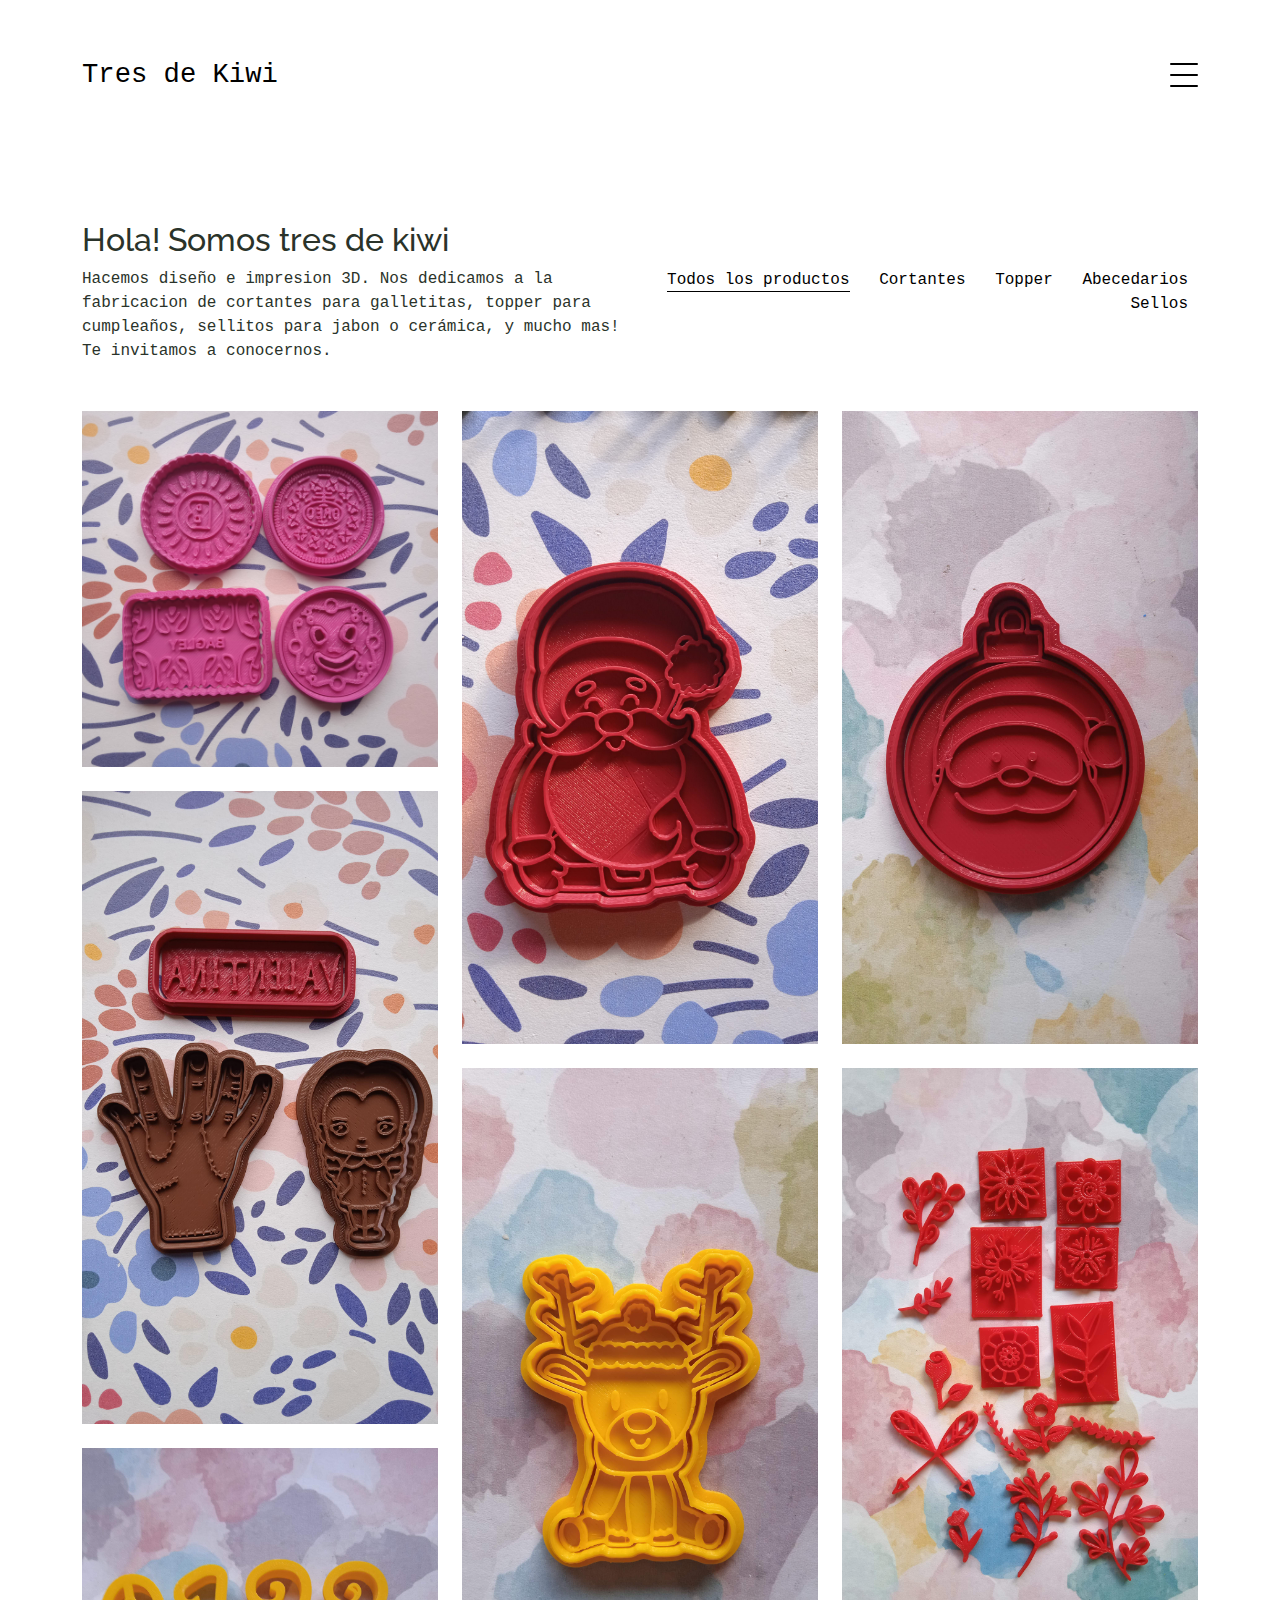
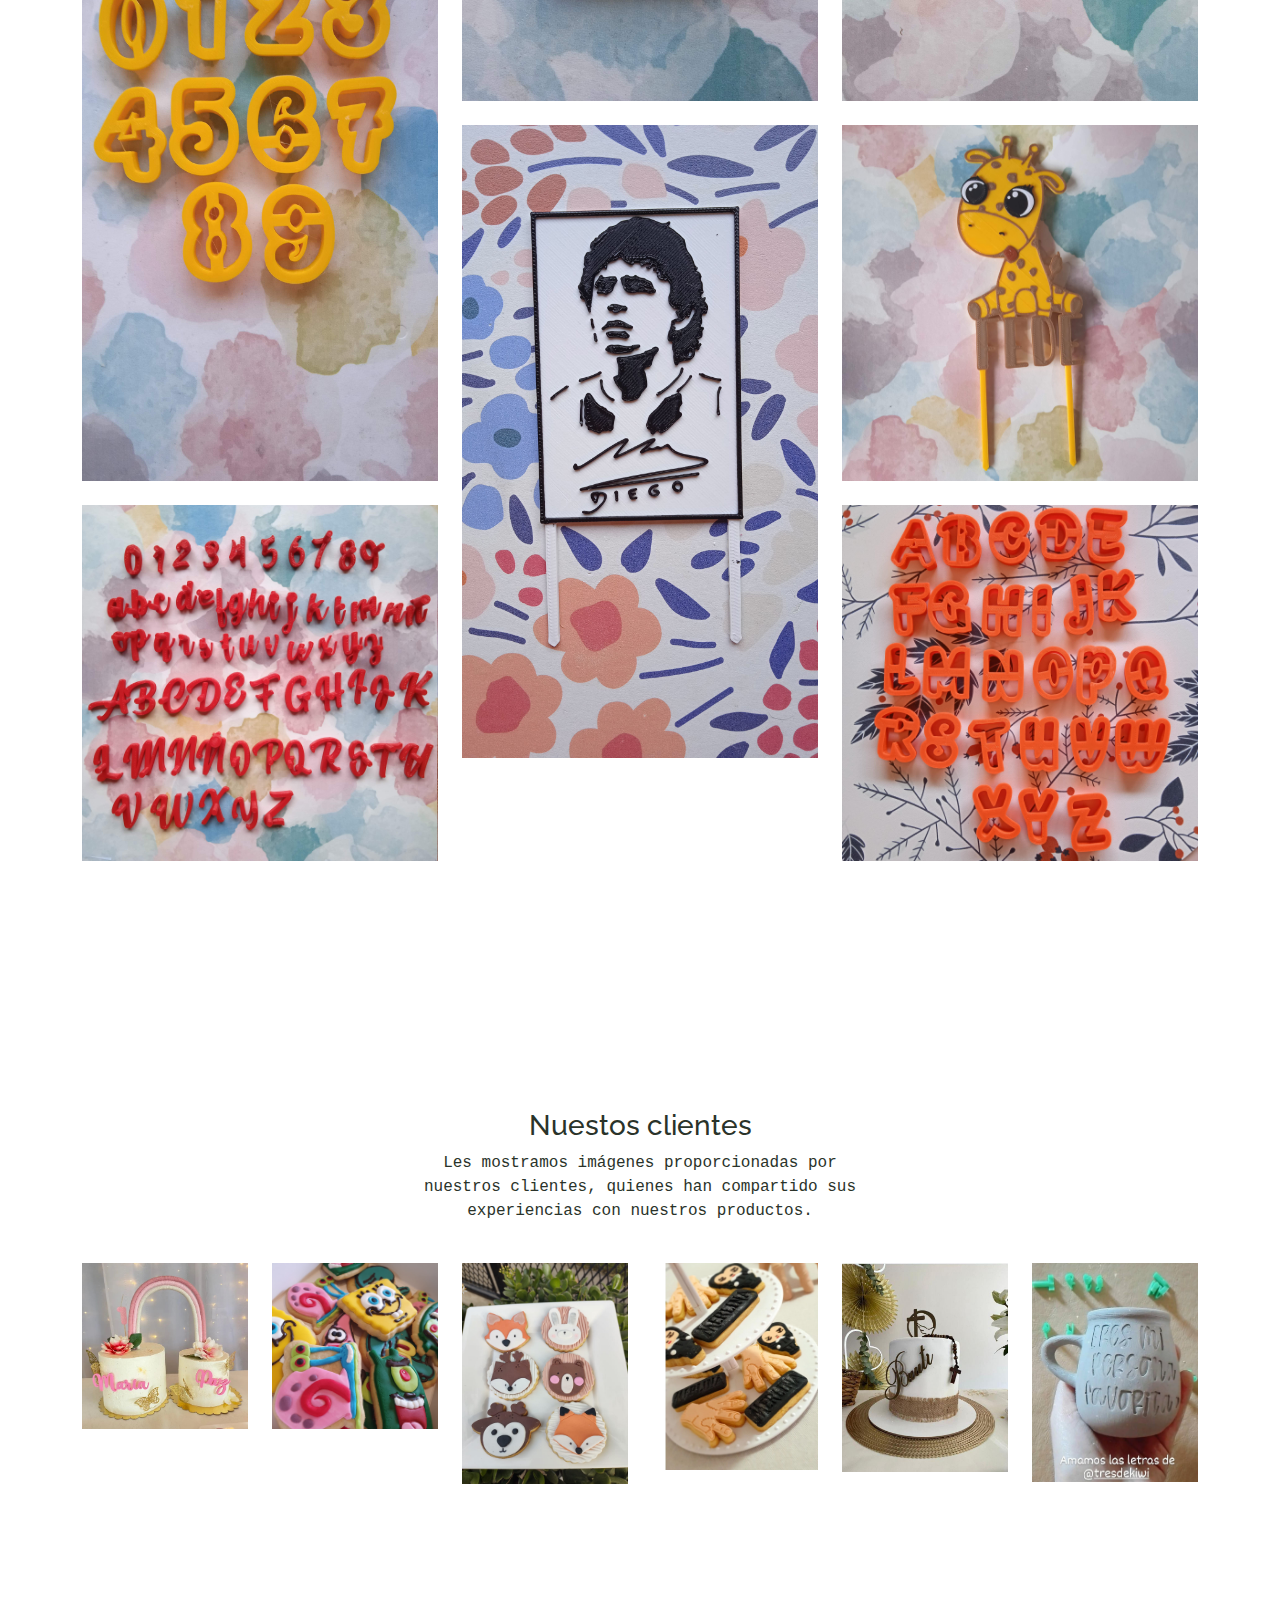
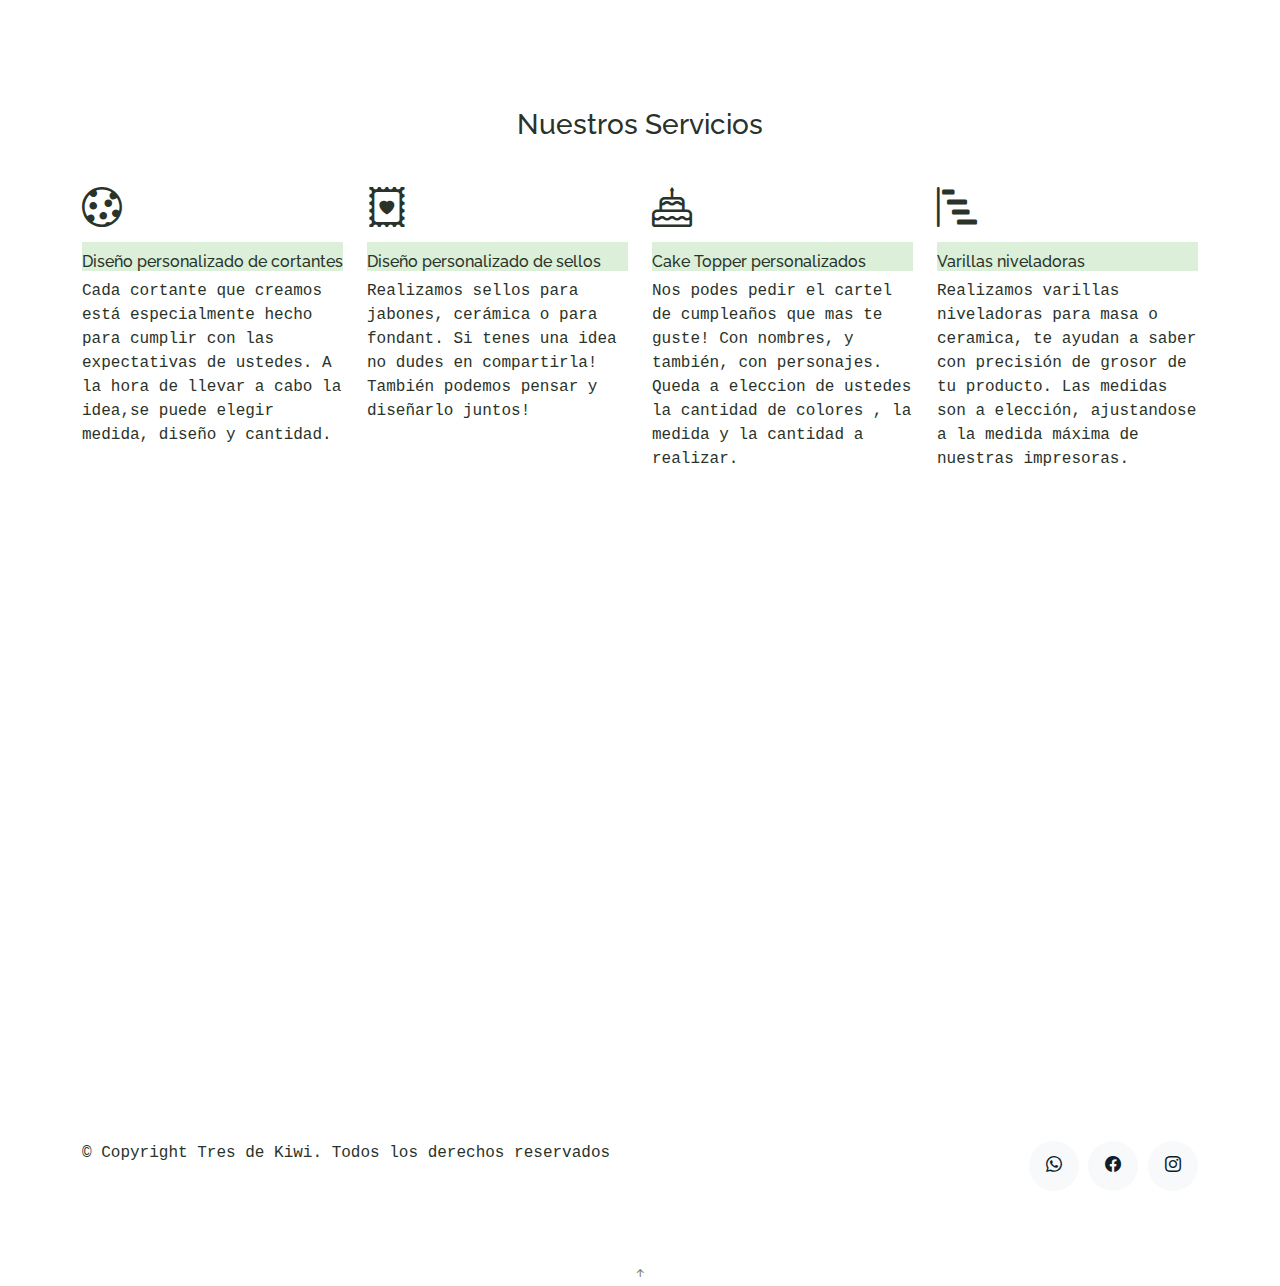
<file: index.html>
<!DOCTYPE html>
<html lang="en">

<head>
  <meta charset="utf-8">
  <meta content="width=device-width, initial-scale=1.0" name="viewport">

  <title>Tres de Kiwi</title>
  <meta content="Diseño e impresiones en impresora 3D" name="description">
  <meta content="Carolina Hermida" name="author">

  <!-- Favicons -->
  <link href="./assets/img/favicon.png" rel="icon">
  <link href="./assets/img/apple-touch-icon.png" rel="apple-touch-icon">

  <!-- Google Fonts -->
  <link href="https://fonts.googleapis.com/css?family=https://fonts.googleapis.com/css?family=Inconsolata:400,500,600,700|Raleway:400,400i,500,500i,600,600i,700,700i" rel="stylesheet">

  <!-- Vendor CSS Files -->
  <link href="assets/vendor/aos/aos.css" rel="stylesheet">
  <link href="assets/vendor/bootstrap/css/bootstrap.min.css" rel="stylesheet">
  <link href="assets/vendor/bootstrap-icons/bootstrap-icons.css" rel="stylesheet">
  <link href="assets/vendor/swiper/swiper-bundle.min.css" rel="stylesheet">

  <!-- Template Main CSS File -->
  <link href="assets/css/style.css" rel="stylesheet">

  <!-- =======================================================
  * Template Name: MyPortfolio
  * Updated: Sep 18 2023 with Bootstrap v5.3.2
  * Template URL: https://bootstrapmade.com/myportfolio-bootstrap-portfolio-website-template/
  * Author: BootstrapMade.com
  * License: https://bootstrapmade.com/license/
  ======================================================== -->
</head>

<body>

  <!-- ======= Navbar ======= -->
  <div class="collapse navbar-collapse custom-navmenu" id="main-navbar">
    <div class="container py-2 py-md-5">
      <div class="row align-items-start">
        <div class="col-md-2">
          <ul class="custom-menu">
            <li class="active"><a href="index.html">Inicio</a></li>
            <li><a href="about.html">Nosotros</a></li>
            <li><a href="services.html">Servicios</a></li>
            <li><a href="works.html">Trabajos </a></li>
            <li><a href="contact.html">Contacto</a></li>
          </ul>
        </div>
        <div class="col-md-6 d-none d-md-block  mr-auto">
          <div class="logo">
            <img src="./imagenes/logo3dk.png" alt="logo de la pag">
          </div>

          </div>
          <div class="col-md-4 d-none d-md-block">
          
            <p> Bienvenidos, acá es donde convertimos la imaginación en realidad. Explora un mundo donde cada idea cobra vida a través del diseño e impresión 3D. </p>
          </div>
        </div>
        
      </div>

    </div>
  </div>

  <nav class="navbar navbar-light custom-navbar">
    <div class="container">
      <a class="navbar-brand" href="index.html">Tres de Kiwi</a>
    
      <a href="#" class="burger" data-bs-toggle="collapse" data-bs-target="#main-navbar">
        <span></span>
      </a>
    </div>
  </nav>

  <main id="main">

    <!-- ======= Works Section ======= -->
    <section class="section site-portfolio">
      <div class="container">
        <div class="row mb-5 align-items-center">
          <div class="col-md-12 col-lg-6 mb-4 mb-lg-0" data-aos="fade-up">
            <h2>Hola! Somos tres de kiwi</h2>
            <p class="mb-0">Hacemos diseño e impresion 3D. Nos dedicamos a la fabricacion de cortantes para galletitas, topper para cumpleaños, sellitos para jabon o cerámica, y mucho mas! Te invitamos a conocernos.</p>
          </div>
          <div class="col-md-12 col-lg-6 text-start text-lg-end" data-aos="fade-up" data-aos-delay="100">
            <div id="filters" class="filters">
              <a href="#" data-filter="*" class="active">Todos los productos</a>
              <a href="#" data-filter=".web">Cortantes</a>
              <a href="#" data-filter=".design">Topper</a>
              <a href="#" data-filter=".branding">Abecedarios</a>
              <a href="#" data-filter=".photography">Sellos</a>
            </div>
          </div>
        </div>
        <div id="portfolio-grid" class="row no-gutter" data-aos="fade-up" data-aos-delay="200">
          <div class="item web col-sm-6 col-md-4 col-lg-4 mb-4">
            <a href="work-single.html" class="item-wrap fancybox">
              <div class="work-info">
                <h3>Set cookies</h3>
                <span>$3100</span>
              </div>
              <img class="img-fluid" src="./imagenes/set cookies.jpeg">
            </a>
          </div>
          <div class="item web col-sm-6 col-md-4 col-lg-4 mb-4">
            <a href="work-single.html" class="item-wrap fancybox">
              <div class="work-info">
                <h3>Papa Noel 01</h3>
                <span>$1000</span>
              </div>
              <img class="img-fluid" src="./imagenes/cortante papa noel.jpeg">
            </a>
          </div>
          <div class="item web col-sm-6 col-md-4 col-lg-4 mb-4">
            <a href="work-single.html" class="item-wrap fancybox">
              <div class="work-info">
                <h3>Papa Noel 02</h3>
                <span>$1000</span>
              </div>
              <img class="img-fluid" src="./imagenes/cortnate papa noel 2.jpeg">
            </a>
          </div>
          <div class="item web col-sm-6 col-md-4 col-lg-4 mb-4">
            <a href="work-single.html" class="item-wrap fancybox">
              <div class="work-info">
                <h3>Set Merlina</h3>
                <span>$3000</span>
              </div>
              <img class="img-fluid" src="./imagenes/merlina cortantes.jpeg">
            </a>
          </div>
          <div class="item web col-sm-6 col-md-4 col-lg-4 mb-4">
            <a href="work-single.html" class="item-wrap fancybox">
              <div class="work-info">
                <h3>Reno</h3>
                <span>$1000</span>
              </div>
              <img class="img-fluid" src="./imagenes/cortante reno.jpeg">
            </a>
          </div>
          <div class="item photography col-sm-6 col-md-4 col-lg-4 mb-4">
            <a href="work-single.html" class="item-wrap fancybox">
              <div class="work-info">
                <h3>Set sellitos flores</h3>
                <span>$2000</span>
              </div>
              <img class="img-fluid" src="./imagenes/sellitos.jpeg">
            </a>
          </div>
          <div class="item branding col-sm-6 col-md-4 col-lg-4 mb-4">
            <a href="work-single.html" class="item-wrap fancybox">
              <div class="work-info">
                <h3> Set números cortantes</h3>
                <span>$3000</span>
              </div>
              <img class="img-fluid" src="./imagenes/set numeros cortante.jpeg">
            </a>
          </div>
          <div class="item design col-sm-6 col-md-4 col-lg-4 mb-4">
            <a href="work-single.html" class="item-wrap fancybox">
              <div class="work-info">
                <h3>Cake Topper Maradona</h3>
                <span>$2000</span>
              </div>
              <img class="img-fluid" src="./imagenes/topper_maradona.jpeg">
            </a>
          </div>
          <div class="item design col-sm-6 col-md-4 col-lg-4 mb-4">
            <a href="work-single.html" class="item-wrap fancybox">
              <div class="work-info">
                <h3>Cake Topper Jirafa</h3>
                <span>$2600</span>
              </div>
              <img class="img-fluid" src="./imagenes/topper jirafa.jpeg">
            </a>
          </div>
          <div class="item photography col-sm-6 col-md-4 col-lg-4 mb-4">
            <a href="work-single.html" class="item-wrap fancybox">
              <div class="work-info">
                <h3>abc sellito</h3>
                <span>$3300</span>
              </div>
              <img class="img-fluid" src="./imagenes/abc sellitos.jpeg">
            </a>
          </div>
          <div class="item branding col-sm-6 col-md-4 col-lg-4 mb-4">
            <a href="work-single.html" class="item-wrap fancybox">
              <div class="work-info">
                <h3>ABC cortante </h3>
                <span>$5000</span>
              </div>
              <img class="img-fluid" src="./imagenes/3dk tres de kiwi abc cortante.jpeg">
            </a>
          </div>
        </div>
      </div>
    </section><!-- End  Works Section -->

    <!-- ======= Clients Section ======= -->
    <section class="section">
      <div class="container">
        <div class="row justify-content-center text-center mb-4">
          <div class="col-5">
            <h3 class="h3 heading">Nuestos clientes</h3>
            <p>Les mostramos imágenes proporcionadas por nuestros clientes, quienes han compartido sus experiencias con nuestros productos.</p>
          </div>
        </div>
        <div class="row">
          <div class="col-4 col-sm-4 col-md-2">
            <a href="#" class="client-logo"><img src="./imagenes/trabajo 01.jpeg" alt="Image" class="img-fluid"></a>
          </div>
          <div class="col-4 col-sm-4 col-md-2">
            <a href="#" class="client-logo"><img src="./imagenes/trabajo cookies bob esponja.jpeg" alt="Image" class="img-fluid"></a>
          </div>
          <div class="col-4 col-sm-4 col-md-2">
            <a href="#" class="client-logo"><img src="./imagenes/trabajo cookies.jpeg" alt="Image" class="img-fluid"></a>
          </div>
          <div class="col-4 col-sm-4 col-md-2">
            <a href="#" class="client-logo"><img src="./imagenes/trabajo merlina.jpeg" alt="Image" class="img-fluid"></a>
          </div>
          <div class="col-4 col-sm-4 col-md-2">
            <a href="#" class="client-logo"><img src="./imagenes/topper clienta.jpeg" alt="Image" class="img-fluid"></a>
          </div>
          <div class="col-4 col-sm-4 col-md-2">
            <a href="#" class="client-logo"><img src="./imagenes/mate ceramica.jpeg" alt="Image" class="img-fluid"></a>
          </div>

        </div>
      </div>
    </section><!-- End Clients Section -->

    <!-- ======= Services Section ======= -->
    <section class="section services">
      <div class="container">
        <div class="row justify-content-center text-center mb-4">
          <div class="col-5">
            <h3 class="h3 heading">Nuestros Servicios</h3>
            <p></p>
          </div>
        </div>
        <div class="row">

          <div class="col-12 col-sm-6 col-md-6 col-lg-3">
            <i class="bi bi-cookie"></i>
            <h4 class="h4 mb-2">Diseño personalizado de cortantes</h4>
            <p>Cada cortante que creamos está especialmente hecho para cumplir con las expectativas de ustedes. A la hora de llevar a cabo la idea,se puede elegir medida, diseño y cantidad.</p>
            
          </div>
          <div class="col-12 col-sm-6 col-md-6 col-lg-3">
            <i class="bi bi-postage-heart"></i>
            <h4 class="h4 mb-2"> Diseño personalizado de sellos</h4>
            <p>Realizamos sellos para jabones, cerámica o para fondant. Si tenes una idea no dudes en compartirla! También podemos pensar y diseñarlo juntos!</p>
            
          </div>
          <div class="col-12 col-sm-6 col-md-6 col-lg-3">
            <i class="bi bi-cake"></i>
            <h4 class="h4 mb-2"> Cake Topper personalizados </h4>
            <p>Nos podes pedir el cartel de cumpleaños que mas te guste! Con nombres, y también, con personajes. Queda a eleccion de ustedes la cantidad de colores , la medida y la cantidad a realizar.</p>
          </div>
          <div class="col-12 col-sm-6 col-md-6 col-lg-3">
            <i class="bi bi-bar-chart-steps"></i>
            <h4 class="h4 mb-2">Varillas niveladoras</h4>
            <p>Realizamos varillas niveladoras para masa o ceramica, te ayudan a saber con precisión de grosor de tu producto. Las medidas son a elección, ajustandose a la medida máxima de nuestras impresoras.</p>
            
          </div>
        </div>
      </div>
    </section><!-- End Services Section -->

    <!-- ======= Testimonials Section ======= -->
    <section class="section pt-0">
      <div class="container">

        <div class="testimonials-slider swiper" data-aos="fade-up" data-aos-delay="100">
          <div class="swiper-wrapper">

            <div class="swiper-slide">
              <div class="testimonial-wrap">
                <div class="testimonial">
                  <img src="./imagenes/medidas 1.png" alt="Image" class="img-fluid">
                  <blockquote>
                    <p>Estamos disponibles para resolver cualquier pregunta que tengas a través de nuestras redes sociales.</p>
                  </blockquote>
                  
                </div>
              </div>
            </div><!-- End testimonial item -->

            <div class="swiper-slide">
              <div class="testimonial-wrap">
                <div class="testimonial">
                  <img src="./imagenes/medidas.png" alt="Image" class="img-fluid">
                  <blockquote>
                    <p>Les agradecemos por confiar en nosotros y elegirnos!</p>
                  </blockquote>
                
                </div>
              </div>
            </div><!-- End testimonial item -->

          </div>
          <div class="swiper-pagination"></div>
        </div>

      </div>
    </section><!-- End Testimonials Section -->

  </main><!-- End #main -->

  <!-- ======= Footer ======= -->
  <footer class="footer" role="contentinfo">
    <div class="container">
      <div class="row">
        <div class="col-sm-6">
          <p class="mb-1">&copy; Copyright Tres de Kiwi. Todos los derechos reservados</p>
          <div class="credits">
            <!--
            All the links in the footer should remain intact.
            You can delete the links only if you purchased the pro version.
            Licensing information: https://bootstrapmade.com/license/
            Purchase the pro version with working PHP/AJAX contact form: https://bootstrapmade.com/buy/?theme=MyPortfolio
          -->
          
          </div>
        </div>
        <div class="col-sm-6 social text-md-end">
          <a href="https://api.whatsapp.com/message/KH7NCGXSITU4M1?autoload=1&app_absent=0"><span class="bi bi-whatsapp"></span></a>
          <a href="https://www.facebook.com/cortantes.tresdekiwi?mibextid=ZbWKwL"><span class="bi bi-facebook"></span></a>
          <a href="https://www.instagram.com/tresdekiwi/?igshid=YzAwZjE1ZTI0Zg%3D%3D"><span class="bi bi-instagram"></span></a>
    
        </div>
      </div>
    </div>
  </footer>

  <a href="#" class="back-to-top d-flex align-items-center justify-content-center"><i class="bi bi-arrow-up-short"></i></a>

  <!-- Vendor JS Files -->
  <script src="./assets/vendor/aos/aos.js"></script>
  <script src="./assets/vendor/bootstrap/js/bootstrap.bundle.min.js"></script>
  <script src="./assets/vendor/isotope-layout/isotope.pkgd.min.js"></script>
  <script src="./assets/vendor/swiper/swiper-bundle.min.js"></script>
  <script src="./assets/vendor/php-email-form/validate.js"></script>

  <!-- Template Main JS File -->
  <script src="./assets/js/main.js"></script>

</body>

</html>
</file>
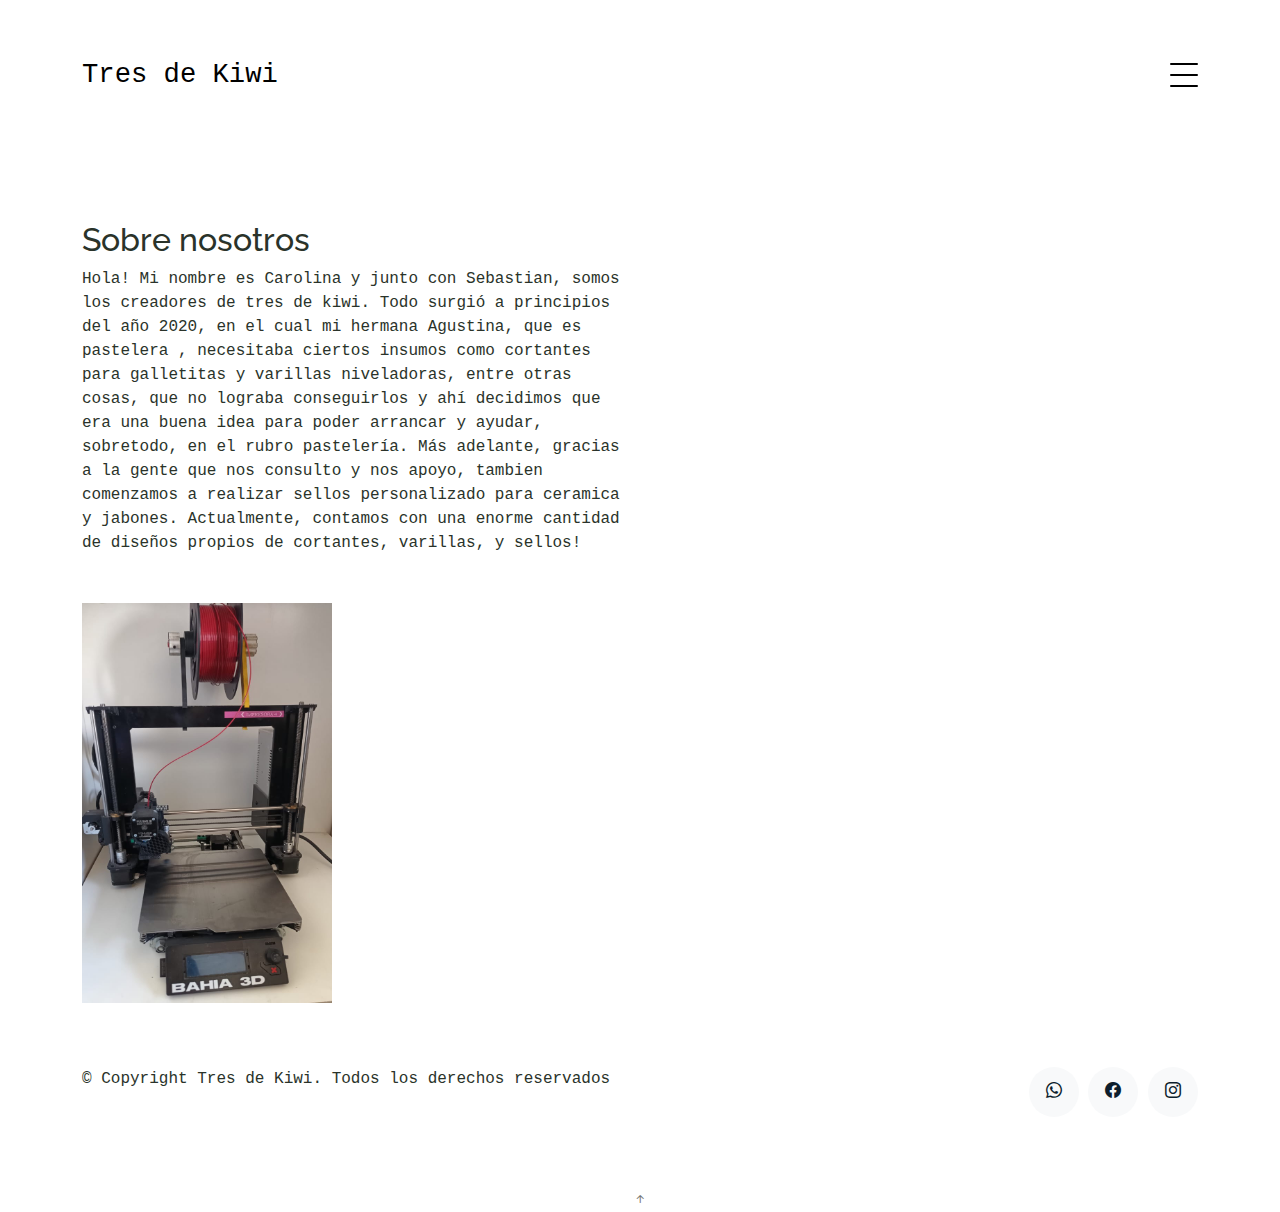
<file: about.html>
<!DOCTYPE html>
<html lang="en">

<head>
  <meta charset="utf-8">
  <meta content="width=device-width, initial-scale=1.0" name="viewport">

  <title>Tres de Kiwi, nosotros </title>
  <meta content="un poco de nuestra info en 3dk" name="description">
  <meta content="carolina hermida" name="keywords">

  <!-- Favicons -->
  <link href="assets/img/favicon.png" rel="icon">
  <link href="assets/img/apple-touch-icon.png" rel="apple-touch-icon">

  <!-- Google Fonts -->
  <link href="https://fonts.googleapis.com/css?family=https://fonts.googleapis.com/css?family=Inconsolata:400,500,600,700|Raleway:400,400i,500,500i,600,600i,700,700i" rel="stylesheet">

  <!-- Vendor CSS Files -->
  <link href="assets/vendor/aos/aos.css" rel="stylesheet">
  <link href="assets/vendor/bootstrap/css/bootstrap.min.css" rel="stylesheet">
  <link href="assets/vendor/bootstrap-icons/bootstrap-icons.css" rel="stylesheet">
  <link href="assets/vendor/swiper/swiper-bundle.min.css" rel="stylesheet">

  <!-- Template Main CSS File -->
  <link href="assets/css/style.css" rel="stylesheet">
  <!-- =======================================================
  * Template Name: MyPortfolio
  * Updated: Sep 18 2023 with Bootstrap v5.3.2
  * Template URL: https://bootstrapmade.com/myportfolio-bootstrap-portfolio-website-template/
  * Author: BootstrapMade.com
  * License: https://bootstrapmade.com/license/
  ======================================================== -->

  
</head>

<body>

  <!-- ======= Navbar ======= -->
  <div class="collapse navbar-collapse custom-navmenu" id="main-navbar">
    <div class="container py-2 py-md-5">
      <div class="row align-items-start">
        <div class="col-md-2">
          <ul class="custom-menu">
            <li><a href="index.html">Inicio</a></li>
            <li class="active"><a href="about.html">Nosotros</a></li>
            <li><a href="services.html">Servicios</a></li>
            <li><a href="works.html">Trabajos</a></li>
            <li><a href="contact.html">Contacto</a></li>
          </ul>
        </div>
        <div class="col-md-6 d-none d-md-block  mr-auto">
          <div class="tweet d-flex">
            <div class="logo">
              <img src="./imagenes/logo3dk.png" alt="logo de la pag">
            </div>
            
          </div>
        </div>
        <div class="col-md-4 d-none d-md-block">
         
          <p>Bienvenidos, acá es donde convertimos la imaginación en realidad. Explora un mundo donde cada idea cobra vida a través del diseño e impresión 3D.</p>
        </div>
      </div>

    </div>
  </div>

  <nav class="navbar navbar-light custom-navbar">
    <div class="container">
      <a class="navbar-brand" href="index.html">Tres de Kiwi</a>
      <a href="#" class="burger" data-bs-toggle="collapse" data-bs-target="#main-navbar">
        <span></span>
      </a>
    </div>
  </nav>

  <main id="main">

    <section class="section pb-5">
      <div class="container">
        <div class="row mb-5 align-items-end">
          <div class="col-md-6" data-aos="fade-up">

            <h2>Sobre nosotros</h2>
            <p class="mb-0"> Hola! Mi nombre es Carolina y junto con Sebastian, somos los creadores de tres de kiwi. Todo surgió a principios del año 2020, en el cual mi hermana Agustina, que es pastelera , necesitaba ciertos insumos como cortantes para galletitas y varillas niveladoras, entre otras cosas, que no lograba conseguirlos y ahí decidimos que era una buena idea para poder arrancar y ayudar, sobretodo, en el rubro pastelería. Más adelante, gracias a la gente que nos consulto y nos apoyo, tambien comenzamos a realizar sellos personalizado para ceramica y jabones.
              
              Actualmente, contamos con una enorme cantidad de diseños propios de cortantes, varillas, y sellos!
            </p>
          </div>

        </div>

        <!--<div class="row">
          <div class="col-md-4 ml-auto order-2" data-aos="fade-up">
            <h3 class="h3 mb-4">Skills</h3>
            <ul class="list-unstyled">
              <li class="mb-3">
                <div class="d-flex mb-1">
                  <strong>WordPress</strong>
                  <span class="ml-auto">80%</span>
                </div>
                <div class="progress custom-progress">
                  <div class="progress-bar" role="progressbar" style="width: 80%" aria-valuenow="80" aria-valuemin="0" aria-valuemax="100"></div>
                </div>
              </li>
              <li class="mb-3">
                <div class="d-flex mb-1">
                  <strong>Photoshop</strong>
                  <span class="ml-auto">96%</span>
                </div>
                <div class="progress custom-progress">
                  <div class="progress-bar" role="progressbar" style="width: 96%" aria-valuenow="96" aria-valuemin="0" aria-valuemax="100"></div>
                </div>
              </li>
              <li class="mb-3">
                <div class="d-flex mb-1">
                  <strong>HTML5/CSS3</strong>
                  <span class="ml-auto">99%</span>
                </div>
                <div class="progress custom-progress">
                  <div class="progress-bar" role="progressbar" style="width: 99%" aria-valuenow="99" aria-valuemin="0" aria-valuemax="100"></div>
                </div>
              </li>
              <li class="mb-3">
                <div class="d-flex mb-1">
                  <strong>Veu</strong>
                  <span class="ml-auto">87%</span>
                </div>
                <div class="progress custom-progress">
                  <div class="progress-bar" role="progressbar" style="width: 87%" aria-valuenow="87" aria-valuemin="0" aria-valuemax="100"></div>
                </div>
              </li>
              <li class="mb-3">
                <div class="d-flex mb-1">
                  <strong>Angular</strong>
                  <span class="ml-auto">85%</span>
                </div>
                <div class="progress custom-progress">
                  <div class="progress-bar" role="progressbar" style="width: 85%" aria-valuenow="85" aria-valuemin="0" aria-valuemax="100"></div>
                </div>
              </li>
              <li class="mb-3">
                <div class="d-flex mb-1">
                  <strong>React</strong>
                  <span class="ml-auto">88%</span>
                </div>
                <div class="progress custom-progress">
                  <div class="progress-bar" role="progressbar" style="width: 88%" aria-valuenow="88" aria-valuemin="0" aria-valuemax="100"></div>
                </div>
              </li>
            </ul>
          </div> -->
        

          <div class="col-md-7 mb-5 mb-md-0" data-aos="fade-up">
            <p><img class="impresora"    src="./imagenes/impresora 3d.jpeg" alt="Image" class="img-fluid"></p>
          </div>

        </div>

      </div>

    </section>

  </main> <!-- End #main -->

  <!-- ======= Footer ======= -->
  <footer class="footer" role="contentinfo">
    <div class="container">
      <div class="row">
        <div class="col-sm-6">
          <p class="mb-1">&copy; Copyright Tres de Kiwi. Todos los derechos reservados</p>
          <div class="credits">
            <!--
            All the links in the footer should remain intact.
            You can delete the links only if you purchased the pro version.
            Licensing information: https://bootstrapmade.com/license/
            Purchase the pro version with working PHP/AJAX contact form: https://bootstrapmade.com/buy/?theme=MyPortfolio
          -->
            <!--Designed by <a href="https://bootstrapmade.com/">BootstrapMade</a>-->
          </div>
        </div>
        <div class="col-sm-6 social text-md-end">
          <a href="https://api.whatsapp.com/message/KH7NCGXSITU4M1?autoload=1&app_absent=0"><span class="bi bi-whatsapp"></span></a>
          <a href="https://www.facebook.com/cortantes.tresdekiwi?mibextid=ZbWKwL"><span class="bi bi-facebook"></span></a>
          <a href="https://www.instagram.com/tresdekiwi/?igshid=YzAwZjE1ZTI0Zg%3D%3D"><span class="bi bi-instagram"></span></a>
          
        </div>
      </div>
    </div>
  </footer>

  <a href="#" class="back-to-top d-flex align-items-center justify-content-center"><i class="bi bi-arrow-up-short"></i></a>

  <!-- Vendor JS Files -->
  <script src="assets/vendor/aos/aos.js"></script>
  <script src="assets/vendor/bootstrap/js/bootstrap.bundle.min.js"></script>
  <script src="assets/vendor/isotope-layout/isotope.pkgd.min.js"></script>
  <script src="assets/vendor/swiper/swiper-bundle.min.js"></script>
  <script src="assets/vendor/php-email-form/validate.js"></script>

  <!-- Template Main JS File -->
  <script src="assets/js/main.js"></script>

</body>

</html>
</file>
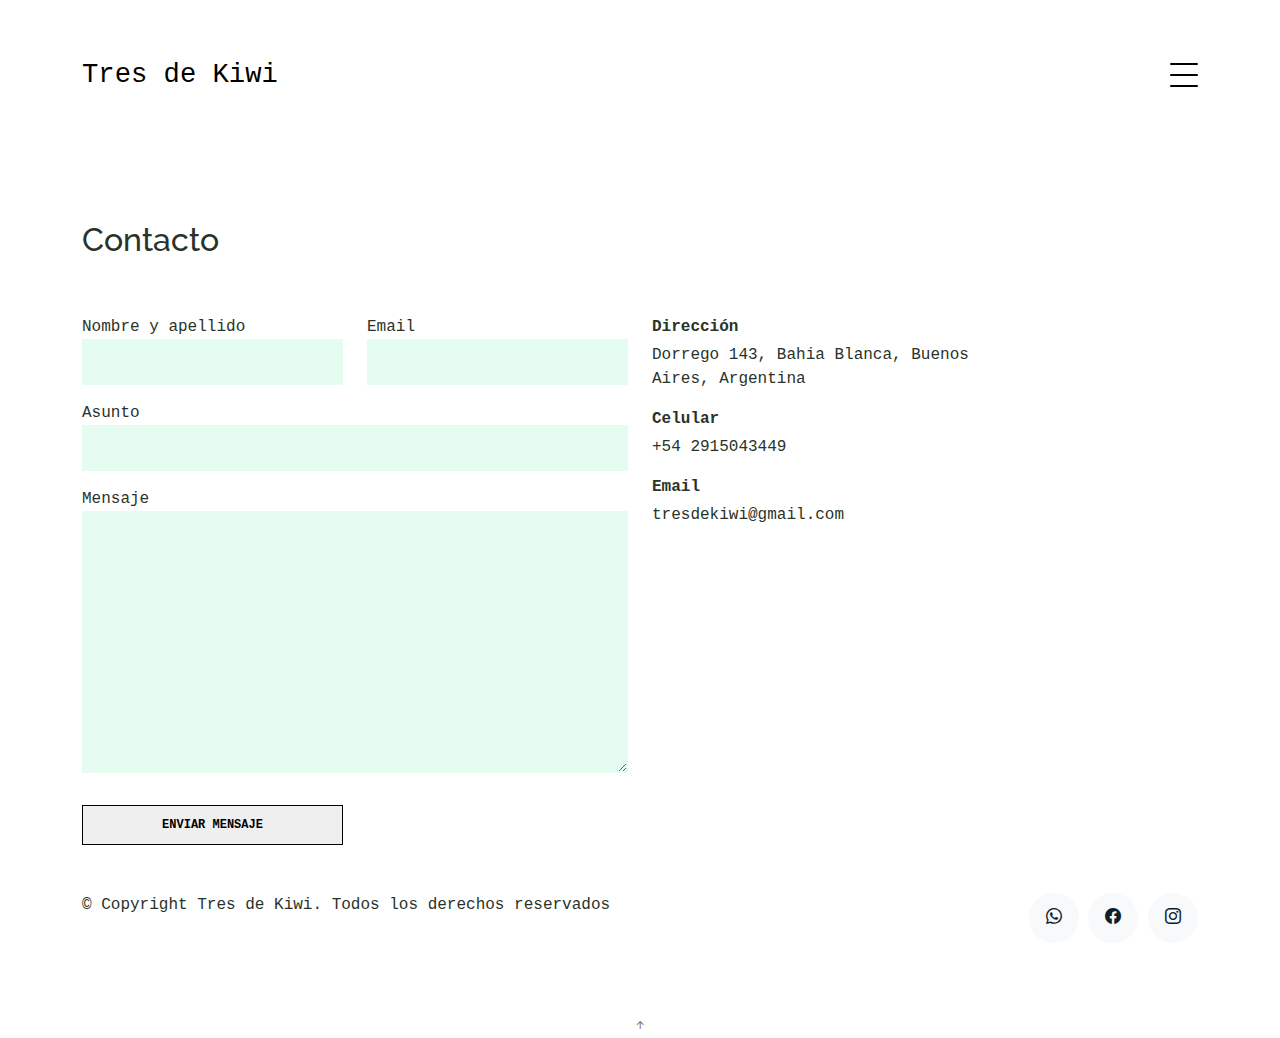
<file: contact.html>
<!DOCTYPE html>
<html lang="en">

<head>
  <meta charset="utf-8">
  <meta content="width=device-width, initial-scale=1.0" name="viewport">

  <title>Tres de Kiwi - Contacto</title>
  <meta content="formulario de contacto con tres de kiwi" name="description">
  <meta content="Carolina Hermida" name="keywords">

  <!-- Favicons -->
  <link href="assets/img/favicon.png" rel="icon">
  <link href="assets/img/apple-touch-icon.png" rel="apple-touch-icon">

  <!-- Google Fonts -->
  <link href="https://fonts.googleapis.com/css?family=https://fonts.googleapis.com/css?family=Inconsolata:400,500,600,700|Raleway:400,400i,500,500i,600,600i,700,700i" rel="stylesheet">

  <!-- Vendor CSS Files -->
  <link href="assets/vendor/aos/aos.css" rel="stylesheet">
  <link href="assets/vendor/bootstrap/css/bootstrap.min.css" rel="stylesheet">
  <link href="assets/vendor/bootstrap-icons/bootstrap-icons.css" rel="stylesheet">
  <link href="assets/vendor/swiper/swiper-bundle.min.css" rel="stylesheet">

  <!-- Template Main CSS File -->
  <link href="assets/css/style.css" rel="stylesheet">
  <!-- =======================================================
  * Template Name: MyPortfolio
  * Updated: Sep 18 2023 with Bootstrap v5.3.2
  * Template URL: https://bootstrapmade.com/myportfolio-bootstrap-portfolio-website-template/
  * Author: BootstrapMade.com
  * License: https://bootstrapmade.com/license/
  ======================================================== -->

  
</head>

<body>

  <!-- ======= Navbar ======= -->
  <div class="collapse navbar-collapse custom-navmenu" id="main-navbar">
    <div class="container py-2 py-md-5">
      <div class="row align-items-start">
        <div class="col-md-2">
          <ul class="custom-menu">
            <li><a href="index.html">Inicio</a></li>
            <li><a href="about.html">Nosotros</a></li>
            <li><a href="services.html">Servicios</a></li>
            <li><a href="works.html">Trabajos</a></li>
            <li class="active"><a href="contact.html">Contacto</a></li>
          </ul>
        </div>
        <div class="col-md-6 d-none d-md-block  mr-auto">
          <div class="tweet d-flex">
            <div class="logo">
              <img src="./imagenes/logo3dk.png" alt="logo de la pag">
            </div>
          
          </div>
        </div>
        <div class="col-md-4 d-none d-md-block">
          
          <p> Bienvenidos, acá es donde convertimos la imaginación en realidad. Explora un mundo donde cada idea cobra vida a través del diseño e impresión 3D. </p>
        </div>
      </div>

    </div>
  </div>

  <nav class="navbar navbar-light custom-navbar">
    <div class="container">
      <a class="navbar-brand" href="index.html">Tres de Kiwi</a>
      <a href="#" class="burger" data-bs-toggle="collapse" data-bs-target="#main-navbar">
        <span></span>
      </a>
    </div>
  </nav>

  <main id="main">

    <section class="section pb-5">
      <div class="container">

        <div class="row mb-5 align-items-end">
          <div class="col-md-6" data-aos="fade-up">
            <h2>Contacto</h2>
            <p class="mb-0"> 
            </p>
          </div>

        </div>

        <div class="row">
          <div class="col-md-6 mb-5 mb-md-0" data-aos="fade-up">

            <form action="forms/contact.php" method="post" role="form" class="php-email-form">

              <div class="row gy-3">
                <div class="col-md-6 form-group">
                  <label for="name">Nombre y apellido</label>
                  <input type="text" name="name" class="form-control" id="name" required>
                </div>
                <div class="col-md-6 form-group">
                  <label for="name">Email</label>
                  <input type="email" class="form-control" name="email" id="email" required>
                </div>
                <div class="col-md-12 form-group">
                  <label for="name">Asunto</label>
                  <input type="text" class="form-control" name="subject" id="subject" required>
                </div>
                <div class="col-md-12 form-group">
                  <label for="name">Mensaje</label>
                  <textarea class="form-control" name="message" cols="30" rows="10" required></textarea>
                </div>

                <div class="col-md-12 my-3">
                  <div class="loading">Cargando</div>
                  <div class="error-message"></div>
                  <div class="sent-message">Su mensaje ha sido enviado. Muchas gracias!</div>
                </div>

                <div class="col-md-6 mt-0 form-group">
                  <input type="submit" class="readmore d-block w-100" value="Enviar Mensaje">
                </div>
              </div>

            </form>

          </div>

          <div class="col-md-4 ml-auto order-2" data-aos="fade-up">
            <ul class="list-unstyled">
              <li class="mb-3">
                <strong class="d-block mb-1">Dirección</strong>
                <span>Dorrego 143, Bahia Blanca, Buenos Aires, Argentina</span>
              </li>
              <li class="mb-3">
                <strong class="d-block mb-1">Celular</strong>
                <span>+54 2915043449</span>
              </li>
              <li class="mb-3">
                <strong class="d-block mb-1">Email</strong>
                <span>tresdekiwi@gmail.com</span>
              </li>
            </ul>
          </div>

        </div>

      </div>

    </section>

  </main>    <!-- End #main -->

  <!-- ======= Footer ======= -->
  <footer class="footer" role="contentinfo">
    <div class="container">
      <div class="row">
        <div class="col-sm-6">
          <p class="mb-1">&copy; Copyright Tres de Kiwi. Todos los derechos reservados</p>
          <div class="credits">
           
          </div>
        </div>
        <div class="col-sm-6 social text-md-end">
          <a href="https://api.whatsapp.com/message/KH7NCGXSITU4M1?autoload=1&app_absent=0"><span class="bi bi-whatsapp"></span></a>
          <a href="https://www.facebook.com/cortantes.tresdekiwi?mibextid=ZbWKwL"><span class="bi bi-facebook"></span></a>
          <a href="https://www.instagram.com/tresdekiwi/?igshid=YzAwZjE1ZTI0Zg%3D%3D"><span class="bi bi-instagram"></span></a>
        </div>
      </div>
    </div>
  </footer>

  <a href="#" class="back-to-top d-flex align-items-center justify-content-center"><i class="bi bi-arrow-up-short"></i></a>

  <!-- Vendor JS Files -->
  <script src="assets/vendor/aos/aos.js"></script>
  <script src="assets/vendor/bootstrap/js/bootstrap.bundle.min.js"></script>
  <script src="assets/vendor/isotope-layout/isotope.pkgd.min.js"></script>
  <script src="assets/vendor/swiper/swiper-bundle.min.js"></script>
  <script src="assets/vendor/php-email-form/validate.js"></script>

  <!--  Main JS -->
  <script src="assets/js/main.js"></script>

</body>

</html>
</file>
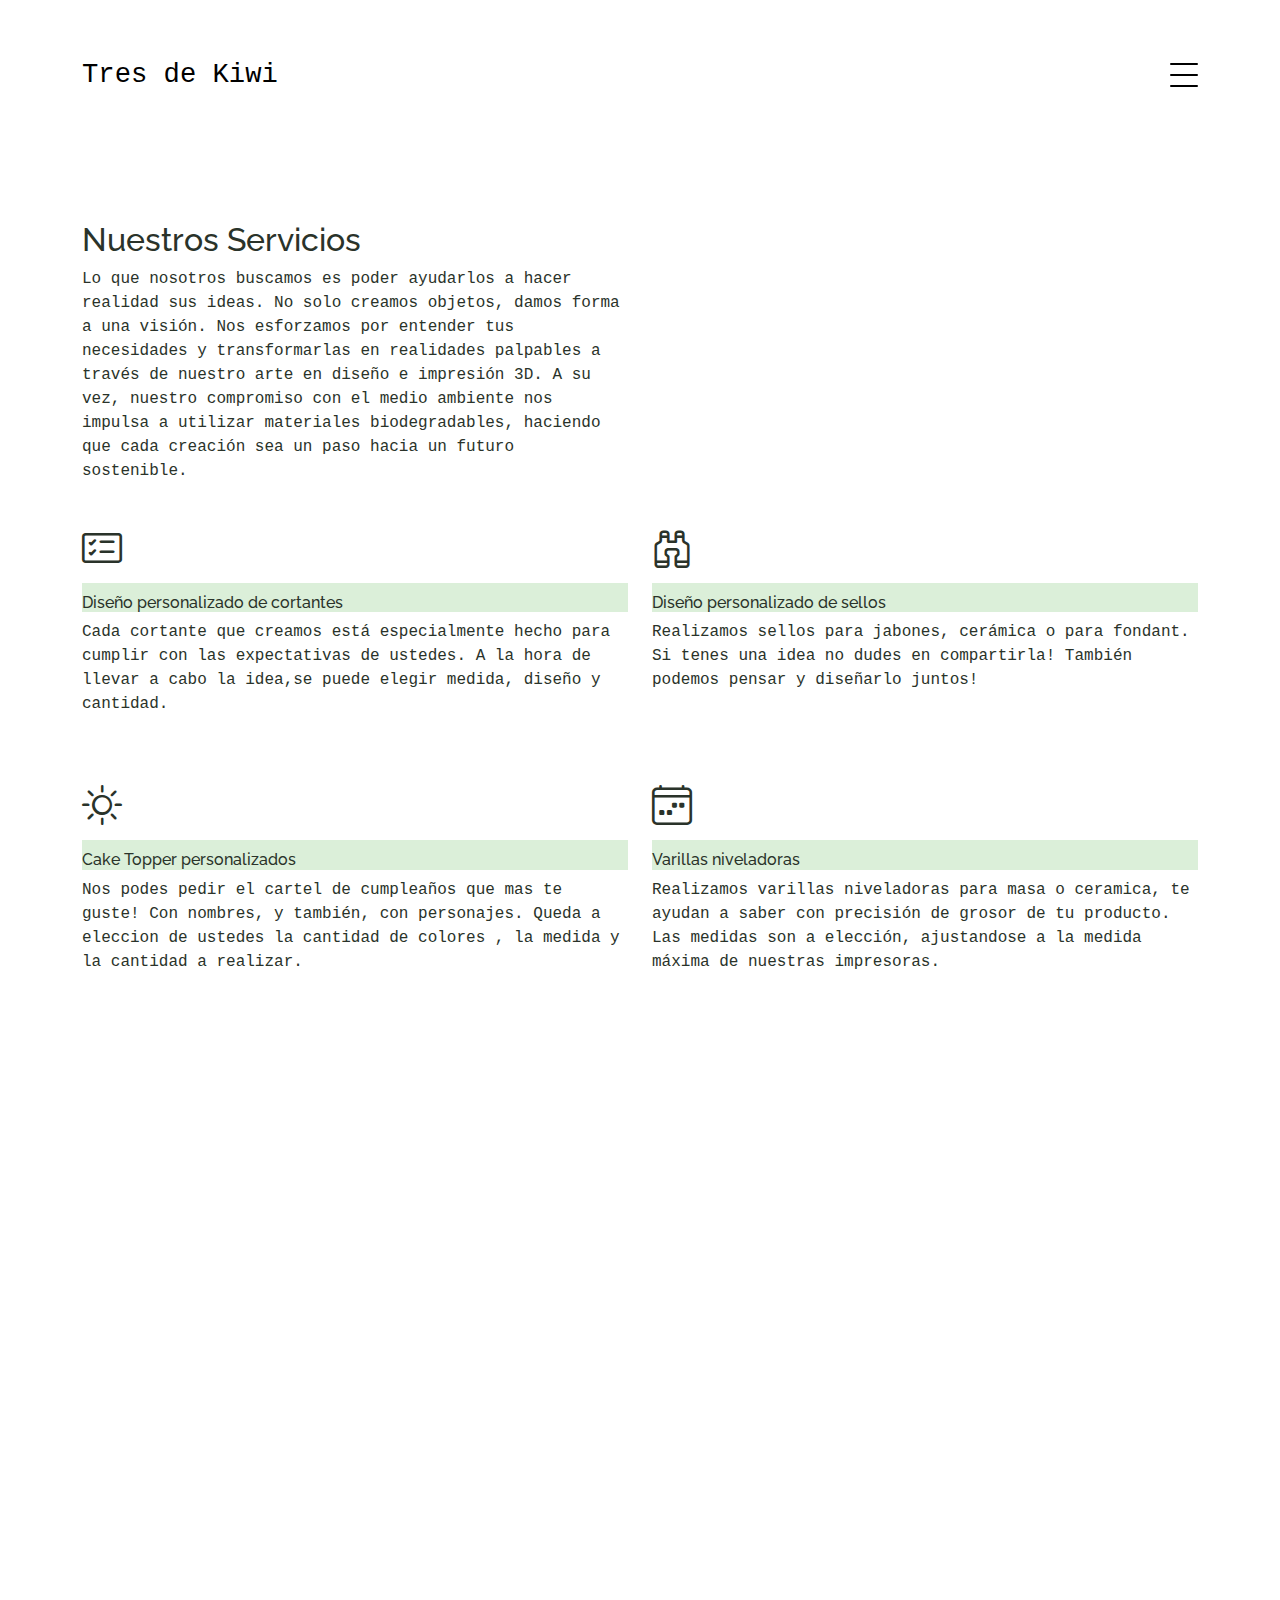
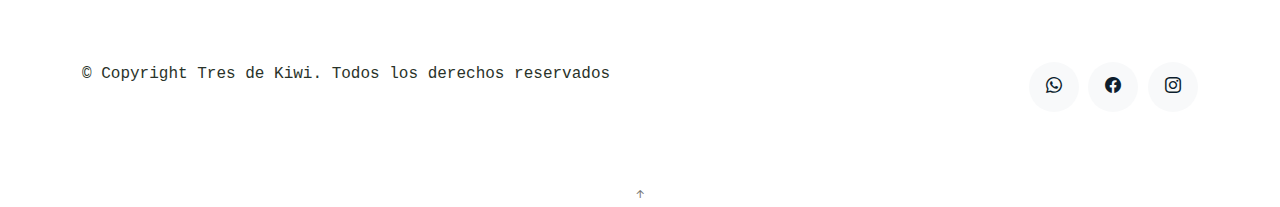
<file: services.html>
<!DOCTYPE html>
<html lang="en">

<head>
  <meta charset="utf-8">
  <meta content="width=device-width, initial-scale=1.0" name="viewport">

  <title>Tres de Kiwi- Servicios</title>
  <meta content="servicios que ofrece el emprendimiento" name="description">
  <meta content="Carolina Hermida" name="keywords">

  <!-- Favicons -->
  <link href="assets/img/favicon.png" rel="icon">
  <link href="assets/img/apple-touch-icon.png" rel="apple-touch-icon">

  <!-- Google Fonts -->
  <link href="https://fonts.googleapis.com/css?family=https://fonts.googleapis.com/css?family=Inconsolata:400,500,600,700|Raleway:400,400i,500,500i,600,600i,700,700i" rel="stylesheet">

  <!-- Vendor CSS Files -->
  <link href="assets/vendor/aos/aos.css" rel="stylesheet">
  <link href="assets/vendor/bootstrap/css/bootstrap.min.css" rel="stylesheet">
  <link href="assets/vendor/bootstrap-icons/bootstrap-icons.css" rel="stylesheet">
  <link href="assets/vendor/swiper/swiper-bundle.min.css" rel="stylesheet">

  <!-- Main CSS File -->
  <link href="assets/css/style.css" rel="stylesheet">
  <!-- =======================================================
  * Template Name: MyPortfolio
  * Updated: Sep 18 2023 with Bootstrap v5.3.2
  * Template URL: https://bootstrapmade.com/myportfolio-bootstrap-portfolio-website-template/
  * Author: BootstrapMade.com
  * License: https://bootstrapmade.com/license/
  ======================================================== -->

</head>

<body>

  <!-- ======= Navbar ======= -->
  <div class="collapse navbar-collapse custom-navmenu" id="main-navbar">
    <div class="container py-2 py-md-5">
      <div class="row align-items-start">
        <div class="col-md-2">
          <ul class="custom-menu">
            <li><a href="index.html">Inicio</a></li>
            <li><a href="about.html">Nostros</a></li>
            <li class="active"><a href="services.html">Servicios</a></li>
            <li><a href="works.html">Trabajos</a></li>
            <li><a href="contact.html">Contacto</a></li>
          </ul>
        </div>
        <div class="col-md-6 d-none d-md-block  mr-auto">
          <div class="tweet d-flex">
            <div class="logo">
              <img src="./imagenes/logo3dk.png" alt="logo de la pag">
            </div>
            
          </div>
        </div>
        <div class="col-md-4 d-none d-md-block">
          
          <p>Bienvenidos, acá es donde convertimos la imaginación en realidad. Explora un mundo donde cada idea cobra vida a través del diseño e impresión 3D.</p>
        </div>
      </div>

    </div>
  </div>

  <nav class="navbar navbar-light custom-navbar">
    <div class="container">
      <a class="navbar-brand" href="index.html">Tres de Kiwi</a>
      <a href="#" class="burger" data-bs-toggle="collapse" data-bs-target="#main-navbar">
        <span></span>
      </a>
    </div>
  </nav>

  <main id="main">

    <section class="section">
      <div class="container">
        <div class="row mb-4 align-items-center">
          <div class="col-md-6" data-aos="fade-up">

            <h2>Nuestros Servicios</h2>
            <p>Lo que nosotros buscamos es poder ayudarlos a hacer realidad sus ideas. No solo creamos objetos, damos forma a una visión. Nos esforzamos por entender tus necesidades y transformarlas en realidades palpables a través de nuestro arte en diseño e impresión 3D. A su vez, nuestro compromiso con el medio ambiente nos impulsa a utilizar materiales biodegradables, haciendo que cada creación sea un paso hacia un futuro sostenible. </p>
          </div>

        </div>
      </div>

      <div class="site-section pb-0 services">
        <div class="container">

          <div class="row">

            <div class="col-12 col-sm-6 col-md-6 col-lg-6 mb-5" data-aos="fade-up" data-aos-delay="">
              <i class="bi bi-card-checklist"></i>
              <h4 class="h4 mb-2">Diseño personalizado de cortantes</h4>
              <p>Cada cortante que creamos está especialmente hecho para cumplir con las expectativas de ustedes. A la hora de llevar a cabo la idea,se puede elegir medida, diseño y cantidad.</p>
            
            </div>
            <div class="col-12 col-sm-6 col-md-6 col-lg-6 mb-5" data-aos="fade-up" data-aos-delay="100">
              <i class="bi bi-binoculars"></i>
              <h4 class="h4 mb-2"> Diseño personalizado de sellos</h4>
              <p>Realizamos sellos para jabones, cerámica o para fondant. Si tenes una idea no dudes en compartirla! También podemos pensar y diseñarlo juntos!</p>
            </div>
            <div class="col-12 col-sm-6 col-md-6 col-lg-6 mb-5" data-aos="fade-up" data-aos-delay="">
              <i class="bi bi-brightness-high"></i>
              <h4 class="h4 mb-2"> Cake Topper personalizados </h4>
              <p>Nos podes pedir el cartel de cumpleaños que mas te guste! Con nombres, y también, con personajes. Queda a eleccion de ustedes la cantidad de colores , la medida y la cantidad a realizar.</p>
        
            </div>
            <div class="col-12 col-sm-6 col-md-6 col-lg-6 mb-5" data-aos="fade-up" data-aos-delay="100">
              <i class="bi bi-calendar4-week"></i>
              <h4 class="h4 mb-2">Varillas niveladoras</h4>
              <p>Realizamos varillas niveladoras para masa o ceramica, te ayudan a saber con precisión de grosor de tu producto. Las medidas son a elección, ajustandose a la medida máxima de nuestras impresoras.</p>
            
            </div>
          </div>
        </div>
      </div>
    </section>

    <!-- ======= Testimonials Section ======= -->
    <section class="section pt-0">
      <div class="container">

        <div class="testimonials-slider swiper" data-aos="fade-up" data-aos-delay="100">
          <div class="swiper-wrapper">

            <div class="swiper-slide">
              <div class="testimonial-wrap">
                <div class="testimonial">
                  <img src="./imagenes/logo3dk.png" alt="Image" class="img-fluid">
                  <blockquote>
                    <p>Les agradecemos por confiar en nosotros y por elegirnos!  </p>
                  </blockquote>
                  
                </div>
              </div>
            </div><!-- End testimonial item -->

              <div class="swiper-slide">
                <div class="testimonial-wrap">
                  <div class="testimonial">
                    <img src="./imagenes/logo3dk.png" alt="Image" class="img-fluid">
                    <blockquote>
                      <p>Pueden consultarnos en nuestras redes sociales por distintos medios de pago. </p>
                    </blockquote>
                    
                  </div>
                </div>
              </div>
            <!--<div class="swiper-slide">
              <div class="testimonial-wrap">
                <div class="testimonial">
                  <img src="/Users/sebastianherrera/Desktop/Proyecto Final Potrero/imagenes/banner.png" alt="Image" class="img-fluid">
                  <blockquote>
                    <p>Lorem ipsum dolor sit amet consectetur adipisicing elit. Quisquam necessitatibus incidunt ut officiis
                      explicabo inventore.</p>
                  </blockquote>
                  <p>&mdash; Chris Stanworth</p>
                </div>
              </div>
            </div> --><!-- End testimonial item -->

          </div>
          <div class="swiper-pagination"></div>
        </div>

      </div>
    </section><!-- End Testimonials Section -->

  </main><!-- End #main -->

  <!-- ======= Footer ======= -->
  <footer class="footer" role="contentinfo">
    <div class="container">
      <div class="row">
        <div class="col-sm-6">
          <p class="mb-1">&copy; Copyright Tres de Kiwi. Todos los derechos reservados</p>
          <div class="credits">
            <!--
            All the links in the footer should remain intact.
            You can delete the links only if you purchased the pro version.
            Licensing information: https://bootstrapmade.com/license/
            Purchase the pro version with working PHP/AJAX contact form: https://bootstrapmade.com/buy/?theme=MyPortfolio
          -->
            <!--Designed by <a href="https://bootstrapmade.com/">BootstrapMade</a>-->
          </div>
        </div>
        <div class="col-sm-6 social text-md-end">
          <a href="https://api.whatsapp.com/message/KH7NCGXSITU4M1?autoload=1&app_absent=0"><span class="bi bi-whatsapp"></span></a>
          <a href="https://www.facebook.com/cortantes.tresdekiwi?mibextid=ZbWKwL"><span class="bi bi-facebook"></span></a>
          <a href="https://www.instagram.com/tresdekiwi/?igshid=YzAwZjE1ZTI0Zg%3D%3D"><span class="bi bi-instagram"></span></a>
          
        </div>
      </div>
    </div>
  </footer>

  <a href="#" class="back-to-top d-flex align-items-center justify-content-center"><i class="bi bi-arrow-up-short"></i></a>

  <!-- Vendor JS Files -->
  <script src="assets/vendor/aos/aos.js"></script>
  <script src="assets/vendor/bootstrap/js/bootstrap.bundle.min.js"></script>
  <script src="assets/vendor/isotope-layout/isotope.pkgd.min.js"></script>
  <script src="assets/vendor/swiper/swiper-bundle.min.js"></script>
  <script src="assets/vendor/php-email-form/validate.js"></script>

  <!-- Template Main JS File -->
  <script src="assets/js/main.js"></script>

</body>

</html>
</file>
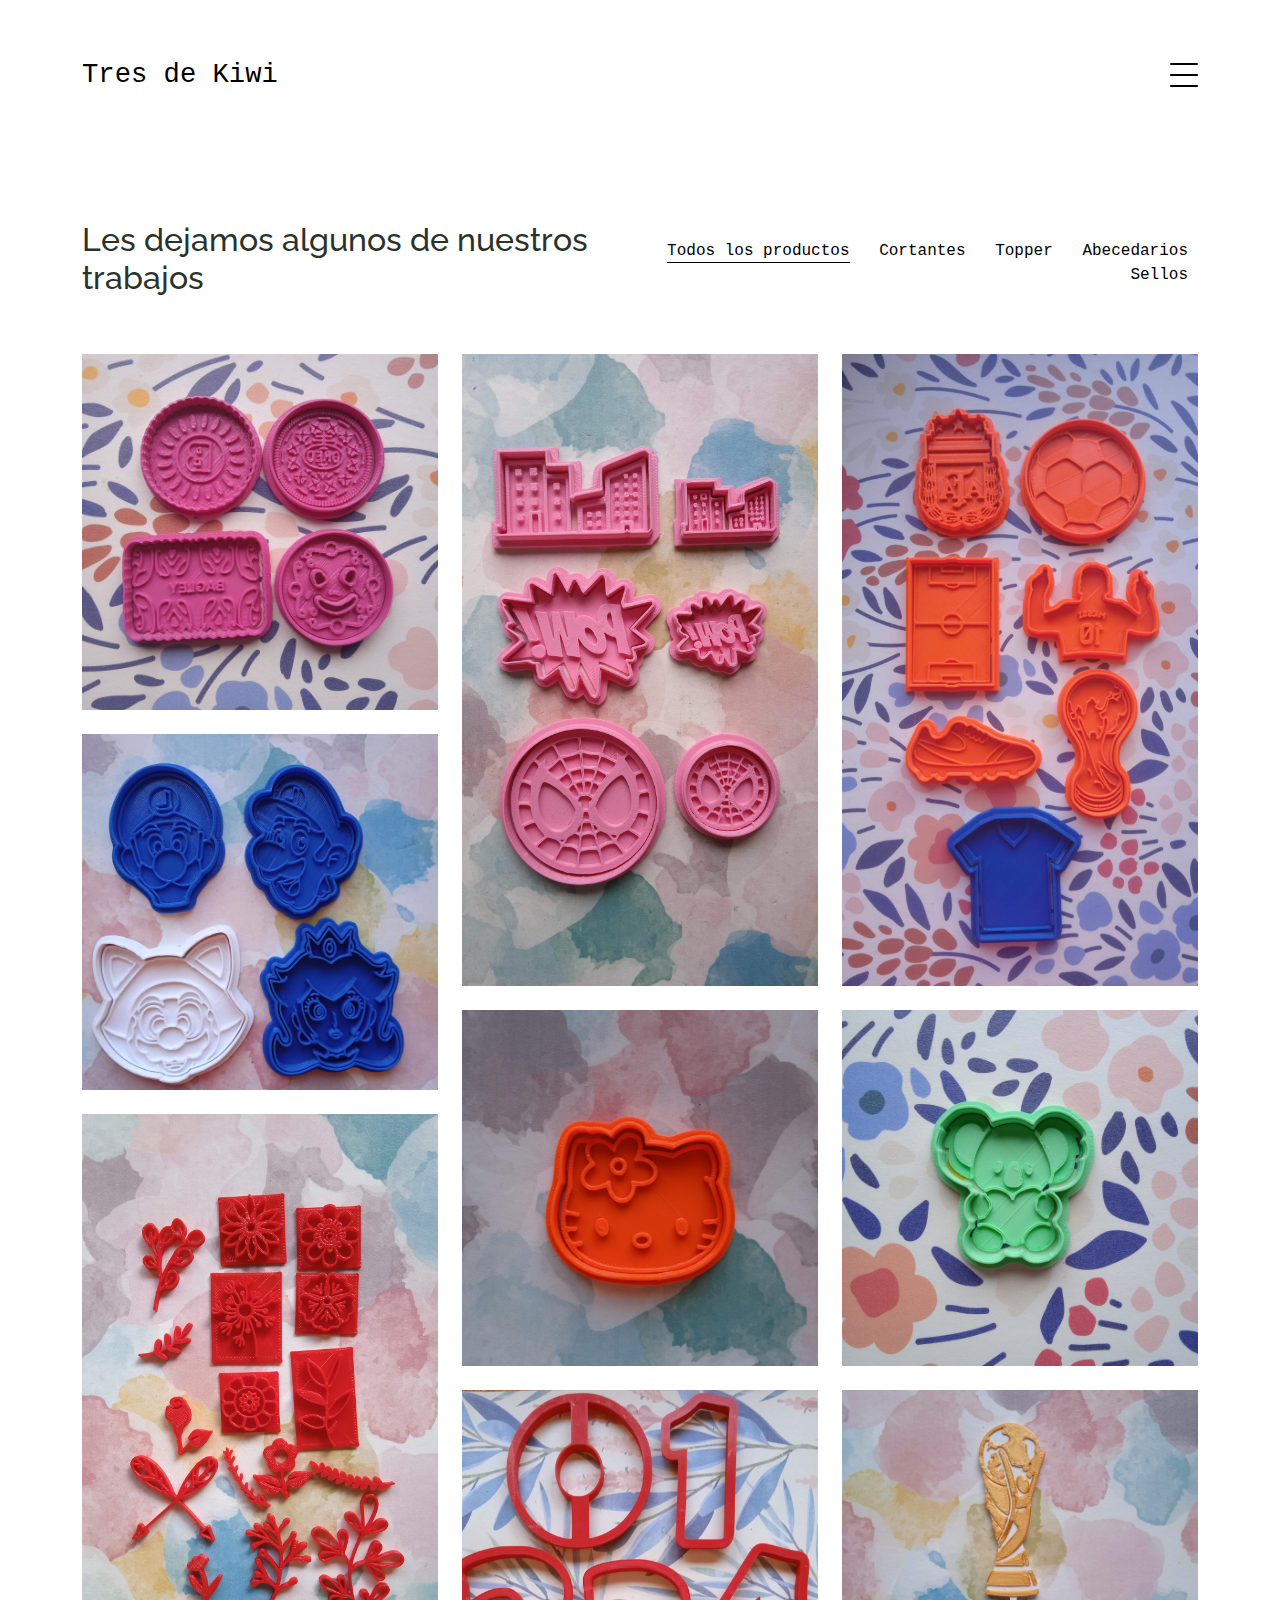
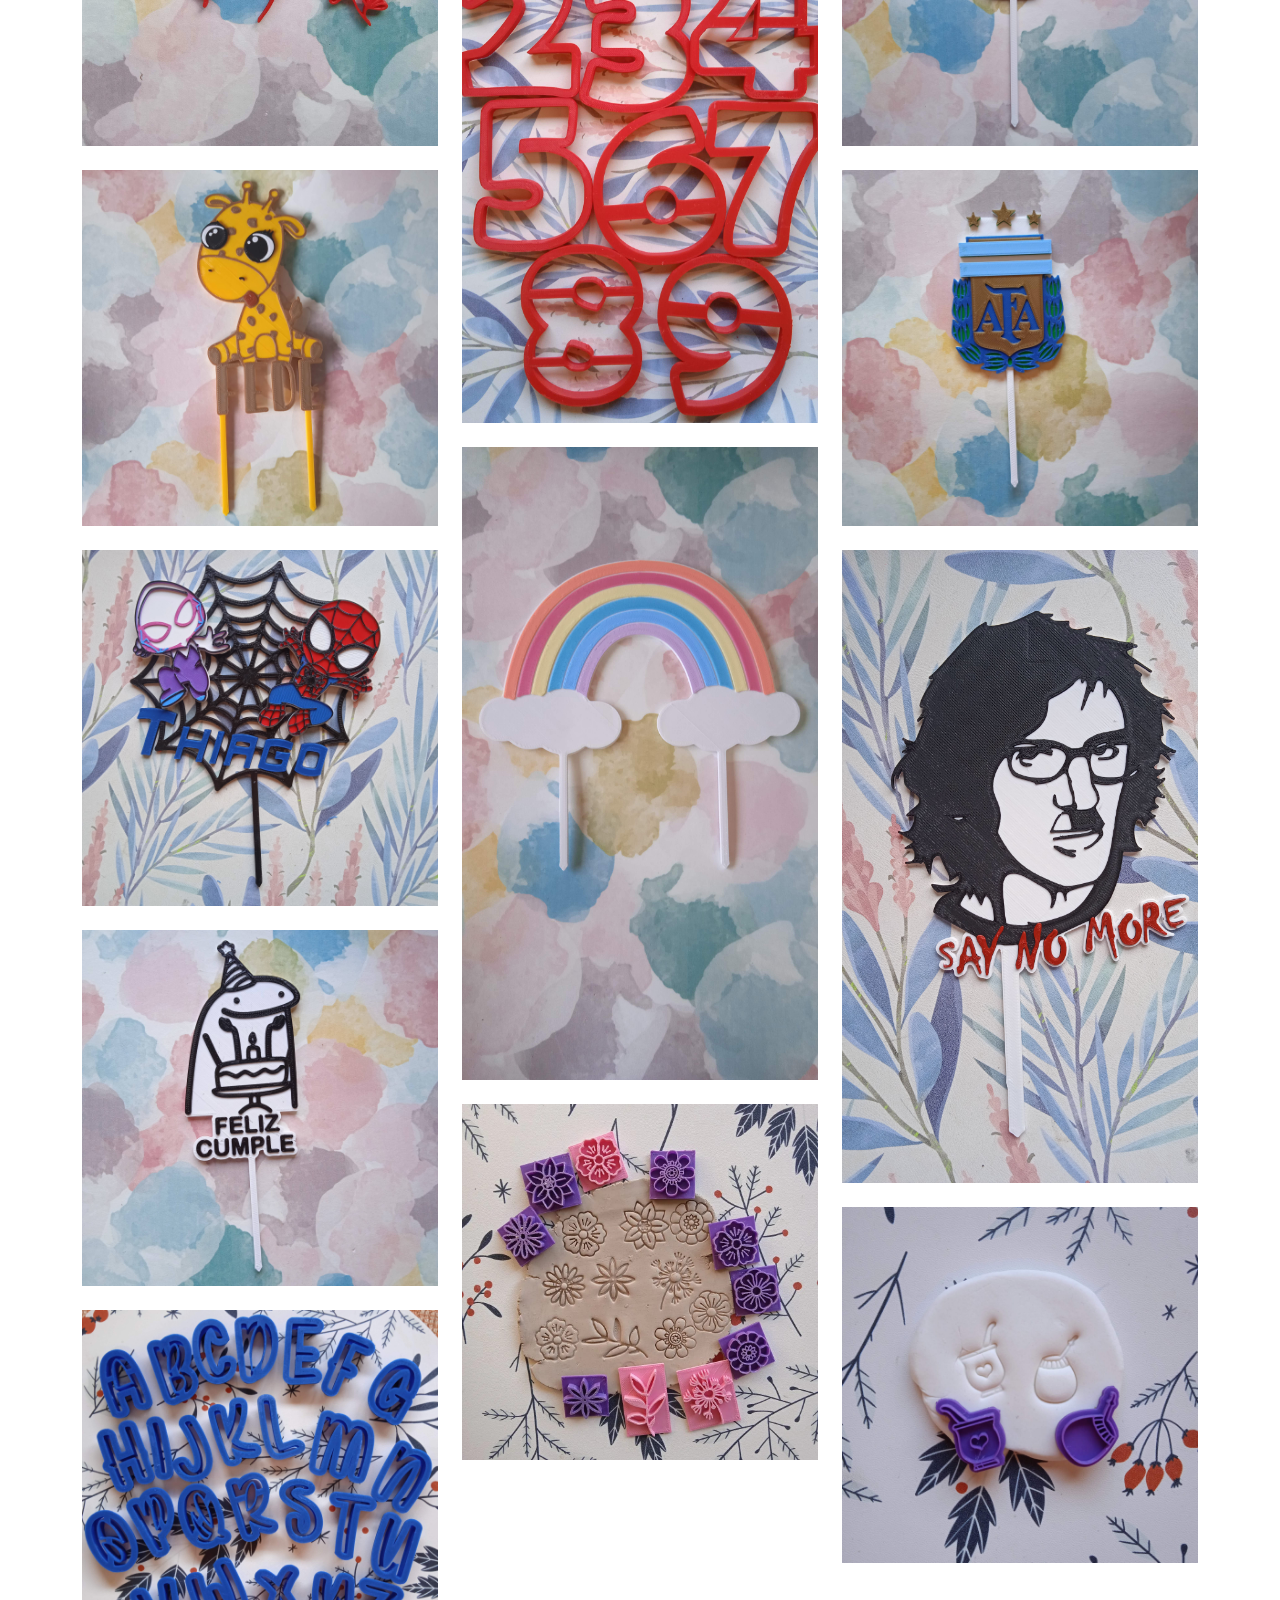
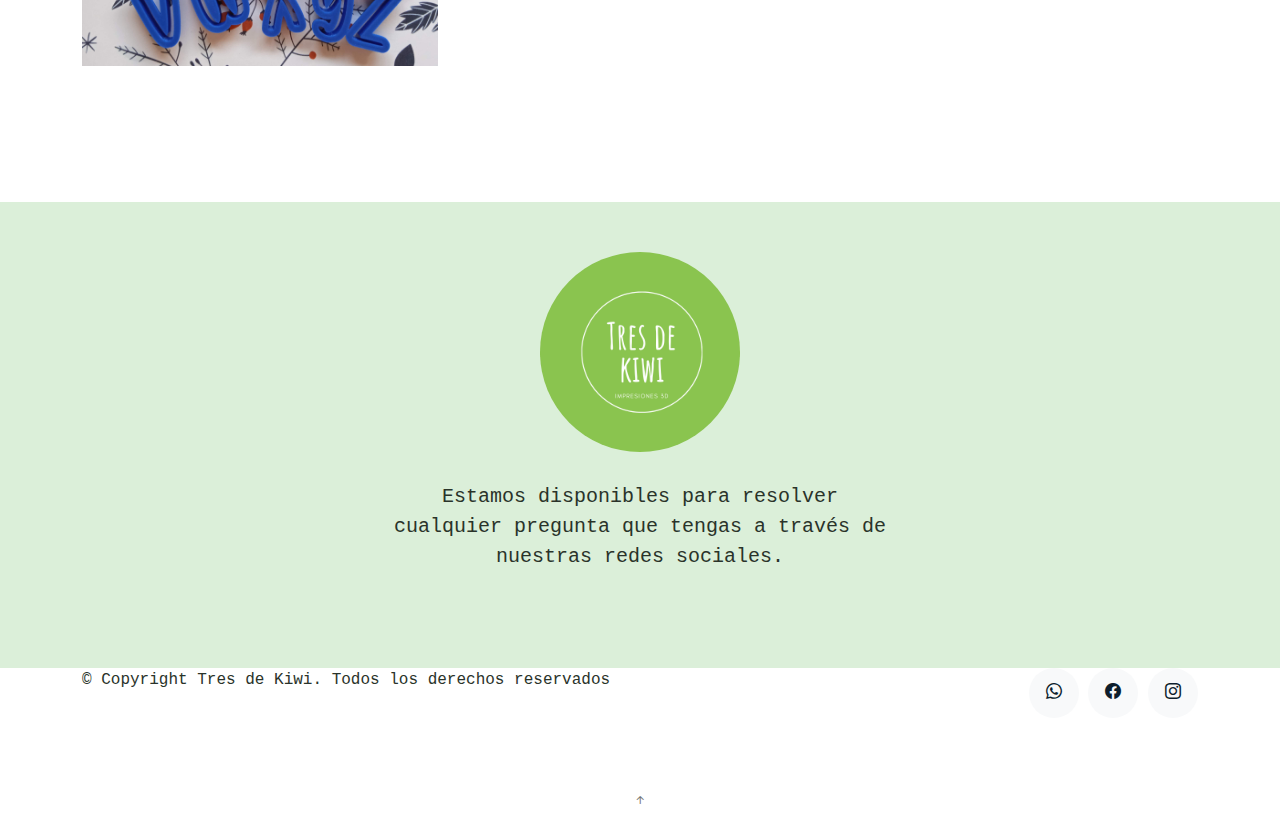
<file: works.html>
<!DOCTYPE html>
<html lang="en">

<head>
  <meta charset="utf-8">
  <meta content="width=device-width, initial-scale=1.0" name="viewport">

  <title>Tres de kiwi - Trabajos</title>
  <meta content="un poco de los trabajos que hemos hecho en este tiempo" name="description">
  <meta content="Carolina Hermida" name="keywords">

  <!-- Favicons -->
  <link href="assets/img/favicon.png" rel="icon">
  <link href="assets/img/apple-touch-icon.png" rel="apple-touch-icon">

  <!-- Google Fonts -->
  <link href="https://fonts.googleapis.com/css?family=https://fonts.googleapis.com/css?family=Inconsolata:400,500,600,700|Raleway:400,400i,500,500i,600,600i,700,700i" rel="stylesheet">

  <!-- Vendor CSS Files -->
  <link href="assets/vendor/aos/aos.css" rel="stylesheet">
  <link href="assets/vendor/bootstrap/css/bootstrap.min.css" rel="stylesheet">
  <link href="assets/vendor/bootstrap-icons/bootstrap-icons.css" rel="stylesheet">
  <link href="assets/vendor/swiper/swiper-bundle.min.css" rel="stylesheet">

  <!-- Template Main CSS File -->
  <link href="assets/css/style.css" rel="stylesheet">

  <!-- =======================================================
  * Template Name: MyPortfolio
  * Updated: Sep 18 2023 with Bootstrap v5.3.2
  * Template URL: https://bootstrapmade.com/myportfolio-bootstrap-portfolio-website-template/
  * Author: BootstrapMade.com
  * License: https://bootstrapmade.com/license/
  ======================================================== -->
</head>

<body>

  <!-- ======= Navbar ======= -->
  <div class="collapse navbar-collapse custom-navmenu" id="main-navbar">
    <div class="container py-2 py-md-5">
      <div class="row align-items-start">
        <div class="col-md-2">
          <ul class="custom-menu">
            <li><a href="index.html">Inicio</a></li>
            <li><a href="about.html">Nostros</a></li>
            <li><a href="services.html">Servicios</a></li>
            <li class="active"><a href="works.html">Trabajos</a></li>
            <li><a href="contact.html">Contacto</a></li>
          </ul>
        </div>
        <div class="col-md-6 d-none d-md-block  mr-auto">
          <div class="tweet d-flex">
            <div class="logo">
              <img src="./imagenes/logo3dk.png" alt="logo de la pag">
            </div>
            
          </div>
        </div>
        <div class="col-md-4 d-none d-md-block">
          
          <p>Bienvenidos, acá es donde convertimos la imaginación en realidad. Explora un mundo donde cada idea cobra vida a través del diseño e impresión 3D.</p>
        </div>
      </div>

    </div>
  </div>

  <nav class="navbar navbar-light custom-navbar">
    <div class="container">
      <a class="navbar-brand" href="index.html">Tres de Kiwi</a>
      <a href="#" class="burger" data-bs-toggle="collapse" data-bs-target="#main-navbar">
        <span></span>
      </a>
    </div>
  </nav>

  <main id="main">

    <!-- ======= Works Section ======= -->
    <section class="section site-portfolio">
      <div class="container">
        <div class="row mb-5 align-items-center">
          <div class="col-md-12 col-lg-6 mb-4 mb-lg-0" data-aos="fade-up">
            <h2>Les dejamos algunos de nuestros trabajos</h2>
           
          </div>
          <div class="col-md-12 col-lg-6 text-start text-lg-end" data-aos="fade-up" data-aos-delay="100">
            <div id="filters" class="filters">
              <a href="#" data-filter="*" class="active">Todos los productos</a>
              <a href="#" data-filter=".web">Cortantes</a>
              <a href="#" data-filter=".design">Topper</a>
              <a href="#" data-filter=".branding">Abecedarios</a>
              <a href="#" data-filter=".photography">Sellos</a>
            </div>
          </div>
        </div>
        <div id="portfolio-grid" class="row no-gutter" data-aos="fade-up" data-aos-delay="200">
          <div class="item web col-sm-6 col-md-4 col-lg-4 mb-4">
            <a href="work-single.html" class="item-wrap fancybox">
              <div class="work-info">
                <h3>Set cookies</h3>
                <span>$3100</span>
              </div>
              <img class="img-fluid" src="./imagenes/set cookies.jpeg">
            </a>
          </div>
          <div class="item web col-sm-6 col-md-4 col-lg-4 mb-4">
            <a href="work-single.html" class="item-wrap fancybox">
              <div class="work-info">
                <h3>Set Spider man</h3>
                <span>$4500</span>
              </div>
              <img class="img-fluid" src="./imagenes/set cortantes spider.jpeg">
            </a>
          </div>
          <div class="item web col-sm-6 col-md-4 col-lg-4 mb-4">
            <a href="work-single.html" class="item-wrap fancybox">
              <div class="work-info">
                <h3>Set futbol</h3>
                <span>$7000</span>
              </div>
              <img class="img-fluid" src="./imagenes/set futbol.jpeg">
            </a>
          </div>
          <div class="item web col-sm-6 col-md-4 col-lg-4 mb-4">
            <a href="work-single.html" class="item-wrap fancybox">
              <div class="work-info">
                <h3>Set Mario Bros</h3>
                <span>$3600</span>
              </div>
              <img class="img-fluid" src="./imagenes/set mario bros.jpeg">
            </a>
          </div>
          <div class="item web col-sm-6 col-md-4 col-lg-4 mb-4">
            <a href="work-single.html" class="item-wrap fancybox">
              <div class="work-info">
                <h3>Hello Kitty</h3>
                <span>$1000</span>
              </div>
              <img class="img-fluid" src="./imagenes/kitty.jpeg">
            </a>
          </div>
          <div class="item web col-sm-6 col-md-4 col-lg-4 mb-4">
            <a href="work-single.html" class="item-wrap fancybox">
              <div class="work-info">
                <h3>Koala</h3>
                <span>$1000</span>
              </div>
              <img class="img-fluid" src="./imagenes/koala.jpeg">
            </a>
          </div>

          <div class="item photography col-sm-6 col-md-4 col-lg-4 mb-4">
            <a href="work-single.html" class="item-wrap fancybox">
              <div class="work-info">
                <h3>Set sellos 01</h3>
                <span>$2000</span>
              </div>
              <img class="img-fluid" src="./imagenes/sellitos.jpeg">
            </a>
          </div>
          <div class="item branding col-sm-6 col-md-4 col-lg-4 mb-4">
            <a href="work-single.html" class="item-wrap fancybox">
              <div class="work-info">
                <h3> Set números cortantes</h3>
                <span>$3000</span>
              </div>
              <img class="img-fluid" src="./imagenes/cortantes numeros.jpeg">
            </a>
          </div>
          <div class="item design col-sm-6 col-md-4 col-lg-4 mb-4">
            <a href="work-single.html" class="item-wrap fancybox">
              <div class="work-info">
                <h3>Cake Topper copa del mundo</h3>
                <span>$2000</span>
              </div>
              <img class="img-fluid" src="./imagenes/topper copa del mundo.jpeg">
            </a>
          </div>
          <div class="item design col-sm-6 col-md-4 col-lg-4 mb-4">
            <a href="work-single.html" class="item-wrap fancybox">
              <div class="work-info">
                <h3>Cake Topper Jirafa</h3>
                <span>$2600</span>
              </div>
              <img class="img-fluid" src="./imagenes/topper jirafa.jpeg">
            </a>
          </div>
          <div class="item design col-sm-6 col-md-4 col-lg-4 mb-4">
            <a href="work-single.html" class="item-wrap fancybox">
              <div class="work-info">
                <h3>Cake Topper escudo AFA</h3>
                <span>$2400</span>
              </div>
              <img class="img-fluid" src="./imagenes/topper afa.jpeg">
            </a>
          </div>
          <div class="item design col-sm-6 col-md-4 col-lg-4 mb-4">
            <a href="work-single.html" class="item-wrap fancybox">
              <div class="work-info">
                <h3>Cake Topper Arco iris</h3>
                <span>$2800</span>
              </div>
              <img class="img-fluid" src="./imagenes/topper arcoiris.jpeg">
            </a>
          </div>
          <div class="item design col-sm-6 col-md-4 col-lg-4 mb-4">
            <a href="work-single.html" class="item-wrap fancybox">
              <div class="work-info">
                <h3>Cake Topper spider</h3>
                <span>$3100</span>
              </div>
              <img class="img-fluid" src="./imagenes/topper arana.jpeg">
            </a>
          </div>
          <div class="item design col-sm-6 col-md-4 col-lg-4 mb-4">
            <a href="work-single.html" class="item-wrap fancybox">
              <div class="work-info">
                <h3>Cake Topper Charly</h3>
                <span>$3500</span>
              </div>
              <img class="img-fluid" src="./imagenes/topper charli.jpeg">
            </a>
          </div>
          <div class="item design col-sm-6 col-md-4 col-lg-4 mb-4">
            <a href="work-single.html" class="item-wrap fancybox">
              <div class="work-info">
                <h3>Cake Topper Florki</h3>
                <span>$2300</span>
              </div>
              <img class="img-fluid" src="./imagenes/topper florki.jpeg">
            </a>
          </div>
          
          <div class="item photography col-sm-6 col-md-4 col-lg-4 mb-4">
            <a href="work-single.html" class="item-wrap fancybox">
              <div class="work-info">
                <h3>Set sellos 02</h3>
                <span>$2000</span>
              </div>
              <img class="img-fluid" src="./imagenes/sellitos2.jpeg">
            </a>
          </div>
          <div class="item photography col-sm-6 col-md-4 col-lg-4 mb-4">
            <a href="work-single.html" class="item-wrap fancybox">
              <div class="work-info">
                <h3>Set sellos mate</h3>
                <span>$1400</span>
              </div>
              <img class="img-fluid" src="./imagenes/sellos mate.jpeg">
            </a>
          </div>
          <div class="item branding col-sm-6 col-md-4 col-lg-4 mb-4">
            <a href="work-single.html" class="item-wrap fancybox">
              <div class="work-info">
                <h3>ABC cortante</h3>
                <span>$6500</span>
              </div>
              <img class="img-fluid" src="./imagenes/abc tres de kiwi.jpeg">
            </a>
          </div>
        </div>
      </div>
    </section><!-- End  Works Section -->

    <!-- ======= Testimonials Section ======= -->
    <!--<section class="section pt-0">
      <div class="container">

        <div class="testimonials-slider swiper" data-aos="fade-up" data-aos-delay="100">
          <div class="swiper-wrapper">

            <div class="swiper-slide">
              <div class="testimonial-wrap">
                <div class="testimonial">
                  <img src="assets/img/person_1.jpg" alt="Image" class="img-fluid">
                  <blockquote>
                    <p>Lorem ipsum dolor sit amet consectetur adipisicing elit. Quisquam necessitatibus incidunt ut officiis
                      explicabo inventore.</p>
                  </blockquote>
                  <p>&mdash; Jean Hicks</p>
                </div>
              </div>
            </div>--><!-- End testimonial item -->

            <div class="swiper-slide">
              <div class="testimonial-wrap">
                <div class="testimonial">
                  <img src="./imagenes/logo3dk.png" alt="Image" class="img-fluid">
                  <blockquote>
                    <p>Estamos disponibles para resolver cualquier pregunta que tengas a través de nuestras redes sociales.</p>
                  </blockquote>
                  
                </div>
              </div>
            </div><!-- End testimonial item -->

          </div>
          <div class="swiper-pagination"></div>
        </div>

      </div>
    </section><!-- End Testimonials Section -->

  </main><!-- End #main -->

  <!-- ======= Footer ======= -->
  <footer class="footer" role="contentinfo">
    <div class="container">
      <div class="row">
        <div class="col-sm-6">
          <p class="mb-1">&copy; Copyright Tres de Kiwi. Todos los derechos reservados</p>
          <div class="credits">
            <!--
            All the links in the footer should remain intact.
            You can delete the links only if you purchased the pro version.
            Licensing information: https://bootstrapmade.com/license/
            Purchase the pro version with working PHP/AJAX contact form: https://bootstrapmade.com/buy/?theme=MyPortfolio
          -->
            <!--Designed by <a href="https://bootstrapmade.com/">BootstrapMade</a>-->
          </div>
        </div>
        <div class="col-sm-6 social text-md-end">
          <a href="https://api.whatsapp.com/message/KH7NCGXSITU4M1?autoload=1&app_absent=0"><span class="bi bi-whatsapp"></span></a>
          <a href="https://www.facebook.com/cortantes.tresdekiwi?mibextid=ZbWKwL"><span class="bi bi-facebook"></span></a>
          <a href="https://www.instagram.com/tresdekiwi/?igshid=YzAwZjE1ZTI0Zg%3D%3D"><span class="bi bi-instagram"></span></a>
          
        </div>
      </div>
    </div>
  </footer>

  <a href="#" class="back-to-top d-flex align-items-center justify-content-center"><i class="bi bi-arrow-up-short"></i></a>

  <!-- Vendor JS Files -->
  <script src="assets/vendor/aos/aos.js"></script>
  <script src="assets/vendor/bootstrap/js/bootstrap.bundle.min.js"></script>
  <script src="assets/vendor/isotope-layout/isotope.pkgd.min.js"></script>
  <script src="assets/vendor/swiper/swiper-bundle.min.js"></script>
  <script src="assets/vendor/php-email-form/validate.js"></script>

  <!-- Template Main JS File -->
  <script src="assets/js/main.js"></script>

</body>

</html>
</file>
<file: assets/css/style.css>
/**
* Template Name: MyPortfolio
* Updated: Sep 18 2023 with Bootstrap v5.3.2
* Template URL: https://bootstrapmade.com/myportfolio-bootstrap-portfolio-website-template/
* Author: BootstrapMade.com
* License: https://bootstrapmade.com/license/
*/

/*--------------------------------------------------------------
# General
--------------------------------------------------------------*/
body {
  font-family: "Inconsolata", monospace;
  color: #2a332a;
}

a {
  color: #777;
  text-decoration: none;
}

a:hover {
  color: #40b922;
}

h1,
h2,
h3,
h4,
h5,
h6,
.font-heading {
  font-family: "Raleway", sans-serif;
}

.section {
  padding: 7rem 0;
}

.filters a {
  text-decoration: none;
  color: #000;
  display: inline-block;
  padding-left: 10px;
  padding-right: 10px;
  position: relative;
}

.filters a:hover,
.filters a:focus,
.filters a:active {
  text-decoration: none;
}

.filters a:hover:before {
  content: "";
  position: absolute;
  left: 10px;
  right: 10px;
  bottom: 0;
  height: 1px;
  background-color: #c01a1a;
}

.filters a.active {
  color: #000;
}

.filters a.active:before {
  content: "";
  position: absolute;
  left: 10px;
  right: 10px;
  bottom: 0;
  height: 1px;
  background-color: #000000;
}

.item {
  border: none;
  margin-bottom: 30px;
}

.item .item-wrap {
  display: block;
  position: relative;
  overflow: hidden;
}

.item .item-wrap:after {
  z-index: 2;
  position: absolute;
  content: "";
  top: 0;
  left: 0;
  right: 0;
  bottom: 0;
  background: rgba(0, 0, 0, 0.4);
  visibility: hidden;
  opacity: 0;
  transition: 0.3s all ease-in-out;
}

.item .item-wrap img {
  transition: 0.3s transform ease;
  transform: scale(1);
}

.item .item-wrap>.work-info {
  position: absolute;
  top: 50%;
  width: 100%;
  text-align: center;
  z-index: 3;
  transform: translateY(-50%);
  color: #fff;
  opacity: 0;
  visibility: hidden;
  margin-top: 20px;
  transition: 0.3s all ease;
}

.item .item-wrap>.work-info h3 {
  font-size: 20px;
  margin-bottom: 0;
}

.item .item-wrap>.work-info span {
  font-size: 14px;
  text-transform: uppercase;
  letter-spacing: 0.2rem;
}

.item .item-wrap:hover {
  text-decoration: none;
}

.item .item-wrap:hover img {
  transform: scale(1.05);
}

.item .item-wrap:hover:after {
  opacity: 1;
  visibility: visible;
}

.item .item-wrap:hover .work-info {
  margin-top: 0px;
  opacity: 1;
  visibility: visible;
}

.testimonial-wrap {
  padding: 50px 50px 80px 50px;
  background: #dbefd9;
}

.testimonial-wrap .testimonial {
  text-align: center;
  max-width: 500px;
  margin: 0 auto;
}

.testimonial-wrap .testimonial img {
  border-radius: 50%;
  width: 200px;
  margin: 0 auto 30px auto;
}

.testimonial-wrap .testimonial blockquote p {
  font-size: 20px;
}

.h3 {
  font-size: 20px;
}

.h4 {
  font-size: 16px;
  background-color: #dbefd9;
}

.heading {
  font-size: 28px;
}

.readmore {
  display: inline-block;
  border: 1px solid #000;
  padding: 10px 15px;
  font-size: 12px;
  text-transform: uppercase;
  color: #000;
  transition: 0.2s all ease;
  font-weight: 700;
}

.readmore:active,
.readmore:focus,
.readmore:hover {
  outline: none;
}

.readmore:hover {
  color: #fff;
  text-decoration: none;
  background: #000;
}

.testimonials-slider .swiper-pagination {
  margin-top: -60px;
  position: relative;
}

.testimonials-slider .swiper-pagination .swiper-pagination-bullet {
  width: 12px;
  height: 12px;
  background-color: rgba(13, 30, 45, 0.3);
  opacity: 1;
}

.testimonials-slider .swiper-pagination .swiper-pagination-bullet-active {
  background-color: rgba(13, 30, 45, 0.6);
}

.sticky-content {
  position: sticky;
  position: -webkit-sticky;
  top: 0;
  /* required */
}

.list-line li {
  margin-bottom: 10px;
  position: relative;
  padding-left: 30px;
}

.list-line li:before {
  content: "";
  position: absolute;
  left: 0;
  top: 0.7rem;
  width: 10px;
  height: 2px;
  background: #000;
}

.form-control {
  border-radius: 0;
  background: #e5fcf0;
  border: 1px solid transparent;
  padding-top: 10px !important;
  padding-bottom: 10px !important;
}

.form-control:active,
.form-control:focus {
  background: #eff4ef;
  outline: none;
  box-shadow: none;
  border: 1px solid transparent;
}

.custom-progress {
  height: 7px;
  border-radius: 0;
}

.custom-progress .progress-bar {
  background: #000;
}

/* Services */
.services i {
  font-size: 40px;
}

.services h4 {
  padding-top: 10px;
}

/* Contact Form */
.php-email-form .error-message {
  display: none;
  color: #fff;
  background: #ed3c0d;
  text-align: left;
  padding: 15px;
  font-weight: 600;
}

.php-email-form .error-message br+br {
  margin-top: 25px;
}

.php-email-form .sent-message {
  display: none;
  color: #fff;
  background: #c8f5dd;
  text-align: center;
  padding: 15px;
  font-weight: 600;
}

.php-email-form .loading {
  display: none;
  background: #fff;
  text-align: center;
  padding: 15px;
}

.php-email-form .loading:before {
  content: "";
  display: inline-block;
  border-radius: 50%;
  width: 24px;
  height: 24px;
  margin: 0 10px -6px 0;
  border: 3px solid #a5ecc6;
  border-top-color: #eee;
  animation: animate-loading 1s linear infinite;
}

@keyframes animate-loading {
  0% {
    transform: rotate(0deg);
  }

  100% {
    transform: rotate(360deg);
  }
}

/*--------------------------------------------------------------
# Header
--------------------------------------------------------------*/
/* Custom Navmenu */
.custom-navmenu {
  background: #0d1e2d;
}

.custom-navmenu .custom-menu,
.custom-navmenu .custom-menu li {
  padding: 0;
  margin: 0;
  list-style: none;
}

.custom-navmenu .custom-menu li {
  margin-bottom: 0;
  font-size: 20px;
}

.custom-navmenu .custom-menu li a {
  color: #dce9d5;
  padding: 10px 0 !important;
}

.custom-navmenu .custom-menu li a:hover {
  text-decoration: none;
}

.custom-navmenu .custom-menu li.active a {
  text-decoration: underline;
}

.custom-navmenu h3 {
  font-size: 20px;
  color: #fff;
}

.custom-navmenu p {
  color: rgba(255, 255, 255, 0.6);
}

.custom-navmenu a {
  color: rgba(255, 255, 255, 0.7);
}

.custom-navmenu a:hover {
  color: #fff;
}

/* Custom Navbar */
.custom-navbar {
  padding-top: 50px;
  width: 100%;
}

@media (max-width: 780px) {
  .custom-navbar>.container {
    padding-right: 0;
    padding-left: 0;
  }
}

.custom-navbar .navbar-brand {
  font-size: 1.7rem;
}

/* Burger */
.burger {
  width: 28px;
  height: 32px;
  cursor: pointer;
  position: relative;
}

.burger:before,
.burger span,
.burger:after {
  width: 100%;
  height: 2px;
  display: block;
  background: #000;
  border-radius: 2px;
  position: absolute;
  opacity: 1;
}

.burger:before,
.burger:after {
  transition: top 0.35s cubic-bezier(0.23, 1, 0.32, 1), transform 0.35s cubic-bezier(0.23, 1, 0.32, 1), opacity 0.35s cubic-bezier(0.23, 1, 0.32, 1), background-color 1.15s cubic-bezier(0.86, 0, 0.07, 1);
  -webkit-transition: top 0.35s cubic-bezier(0.23, 1, 0.32, 1), -webkit-transform 0.35s cubic-bezier(0.23, 1, 0.32, 1), opacity 0.35s cubic-bezier(0.23, 1, 0.32, 1), background-color 1.15s cubic-bezier(0.86, 0, 0.07, 1);
  content: "";
}

.burger:before {
  top: 4px;
}

.burger span {
  top: 15px;
}

.burger:after {
  top: 26px;
}

/* Hover */
.burger:hover:before {
  top: 7px;
}

.burger:hover:after {
  top: 23px;
}

/* Click */
.burger.active span {
  opacity: 0;
}

.burger.active:before,
.burger.active:after {
  top: 40%;
}

.burger.active:before {
  transform: rotate(45deg);
}

.burger.active:after {
  transform: rotate(-45deg);
}

.burger:focus {
  outline: none;
}

/*--------------------------------------------------------------
# Footer
--------------------------------------------------------------*/
.footer {
  padding: 0 0 4rem 0;
}

.footer a {
  color: #000;
}

.social a {
  display: inline-block;
  width: 50px;
  height: 50px;
  border-radius: 50%;
  background: #f8f9fa;
  position: relative;
  text-align: center;
  color: #0d1e2d;
}

.social a span {
  display: inline-block;
  left: 50%;
  position: absolute;
  top: 50%;
  transform: translate(-50%, -50%);
}

.social a:hover {
  color: #000;
}
.logo img{
  float:left;
  width: 10vw;
  
  opacity: 1;
  border-radius: 30vh; }
  .impresora {
    width: 250px;
  height: 400px;

  }
</file>
